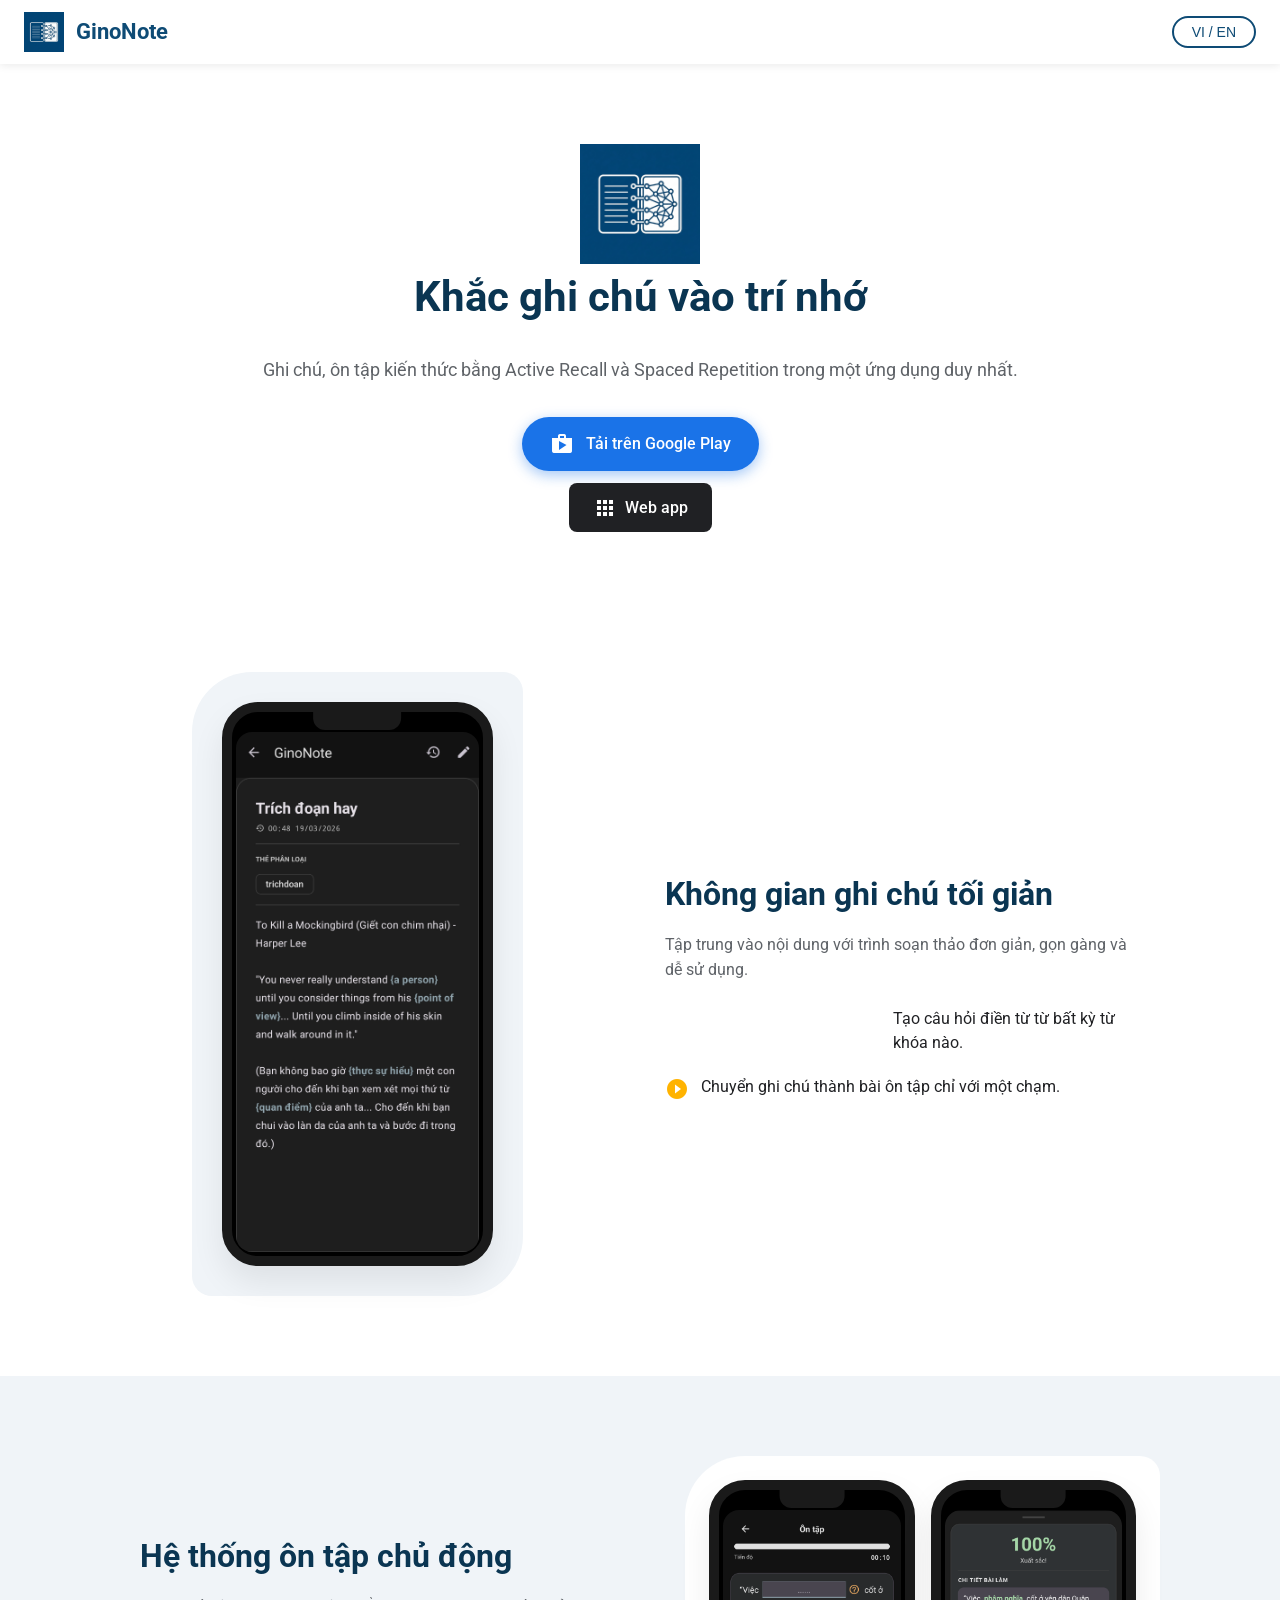
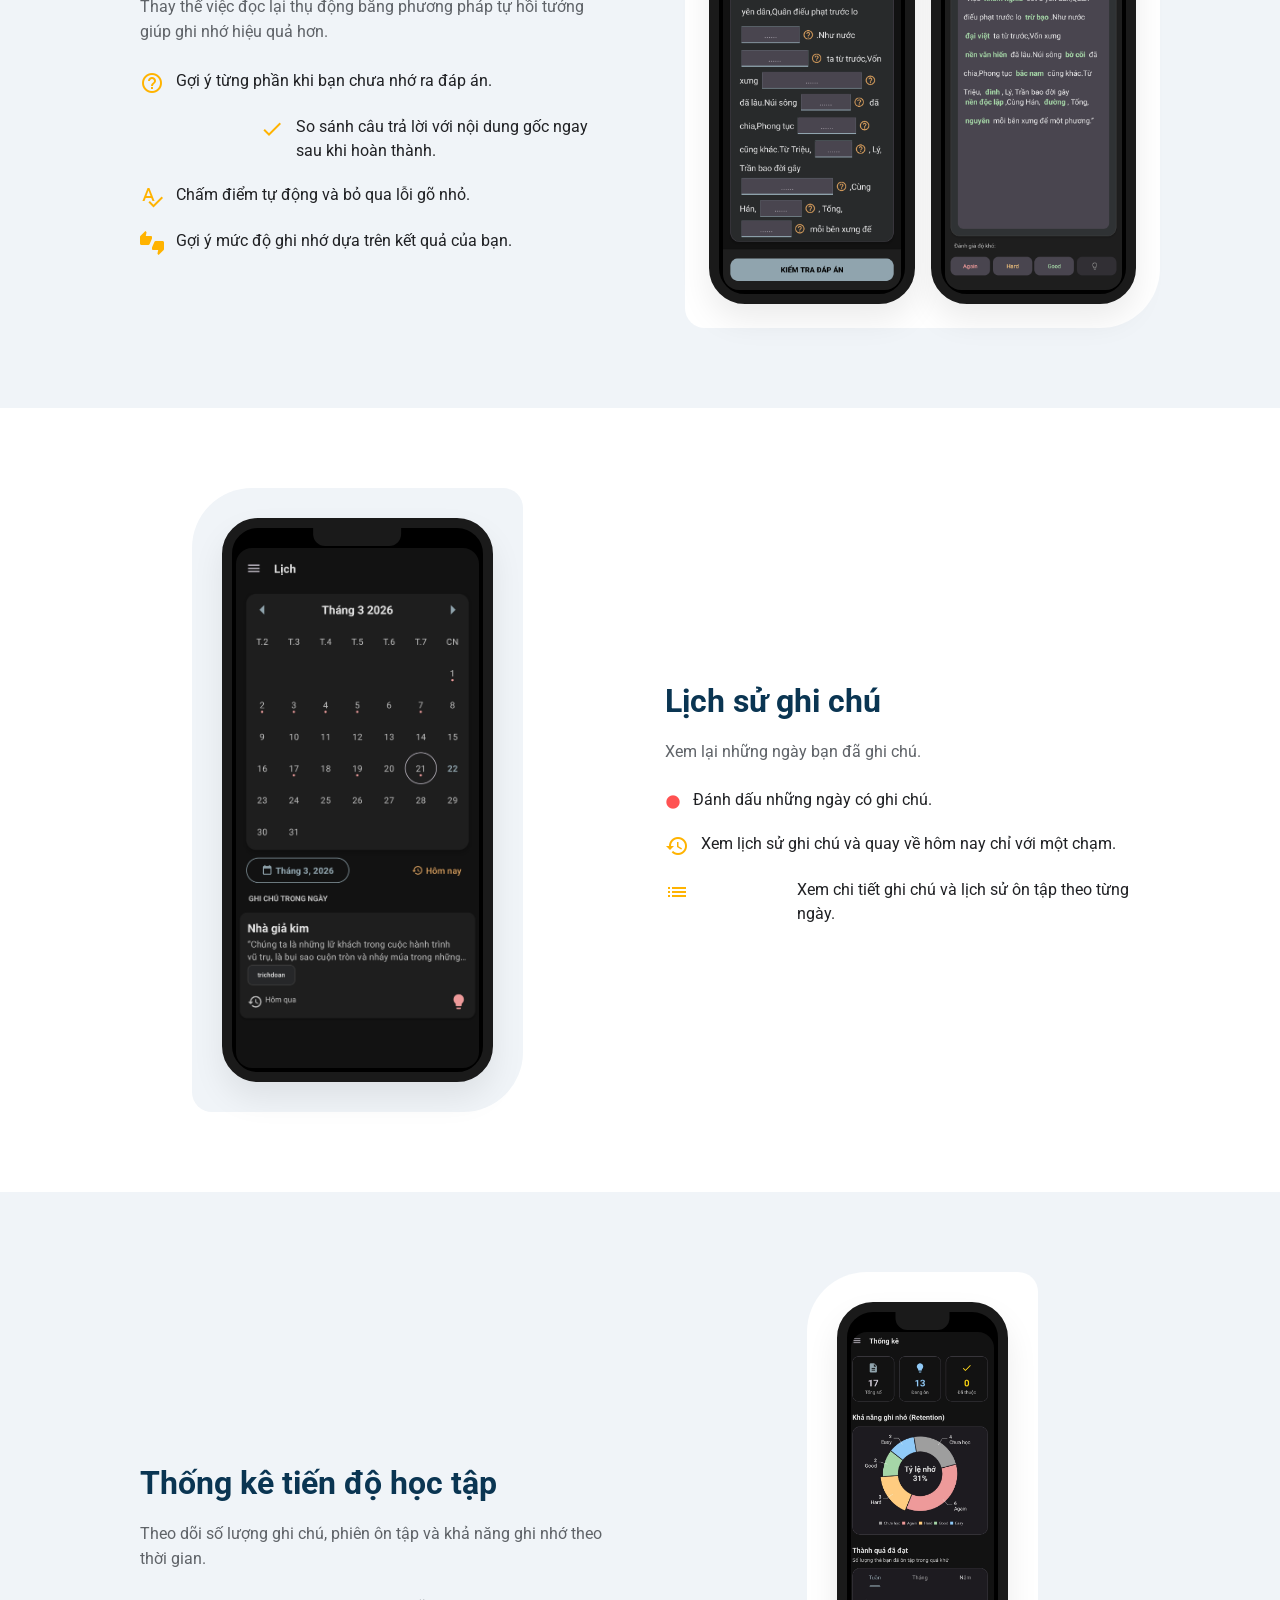
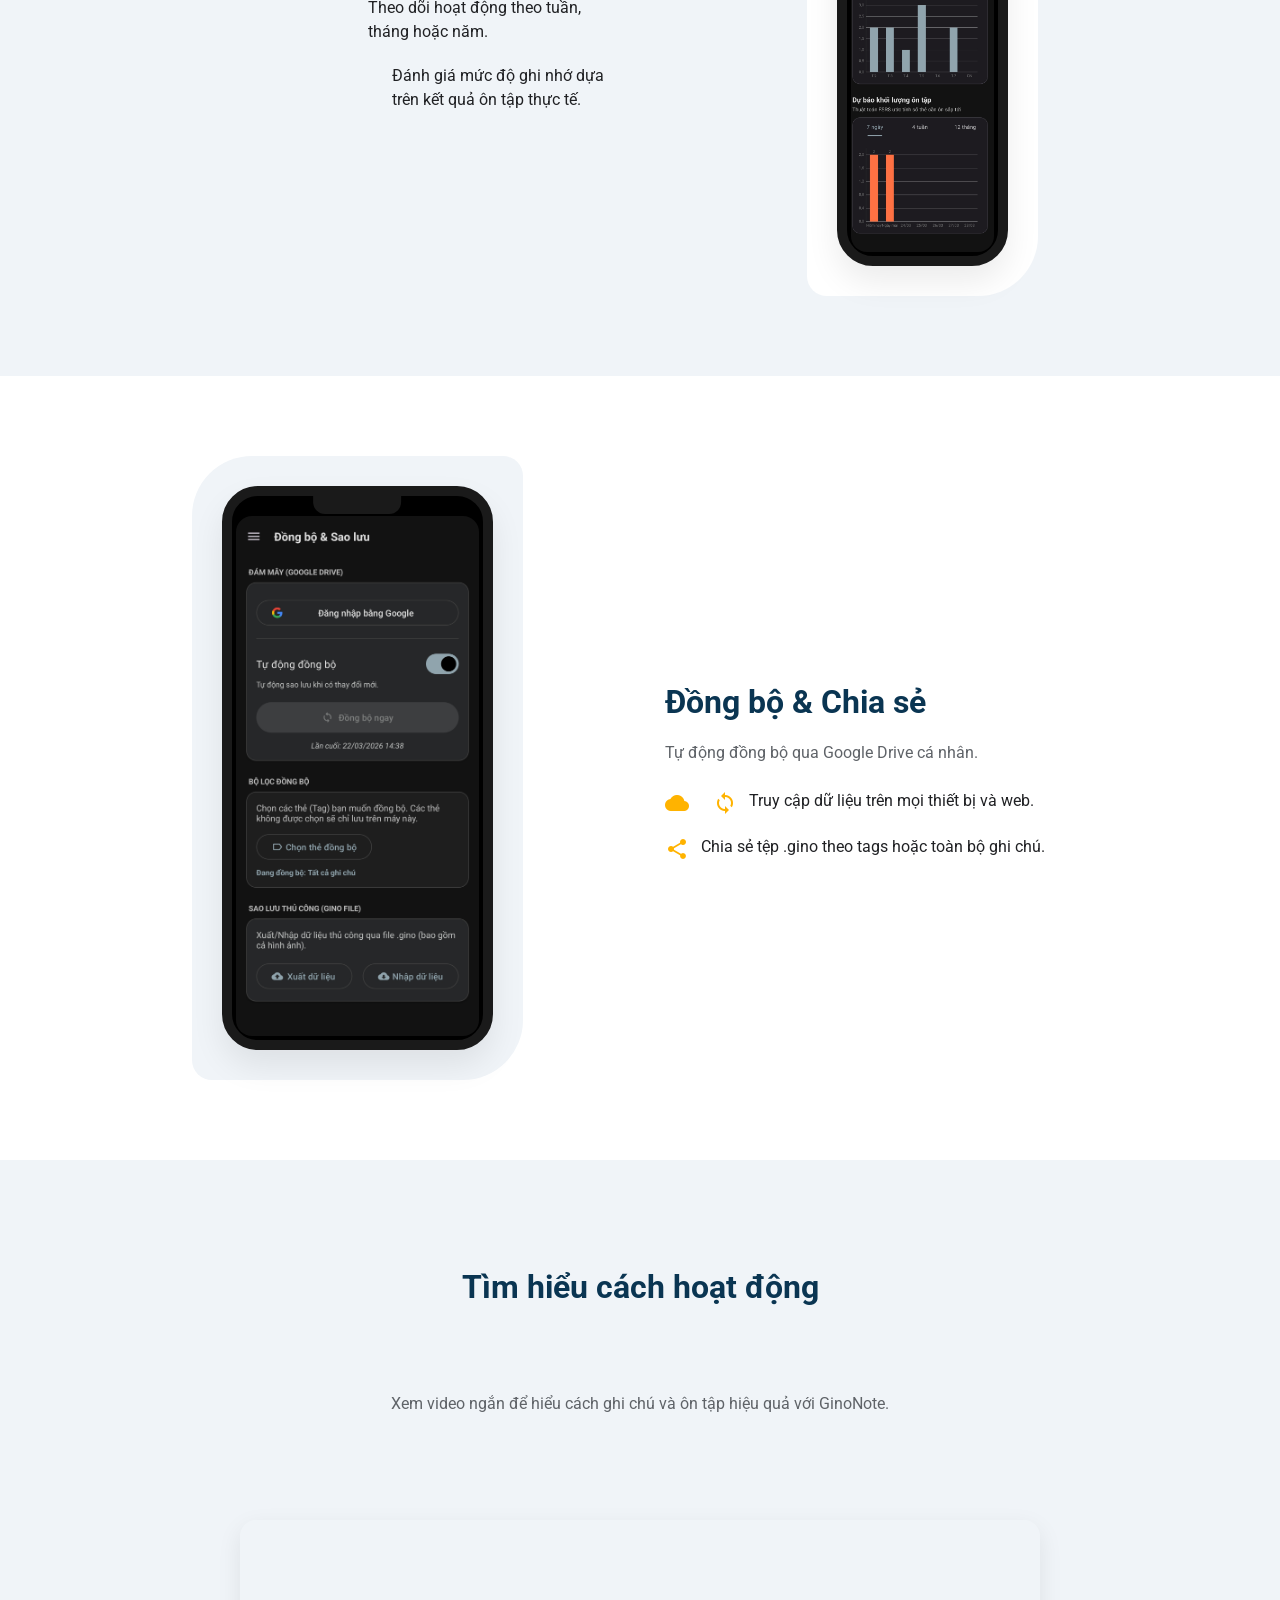
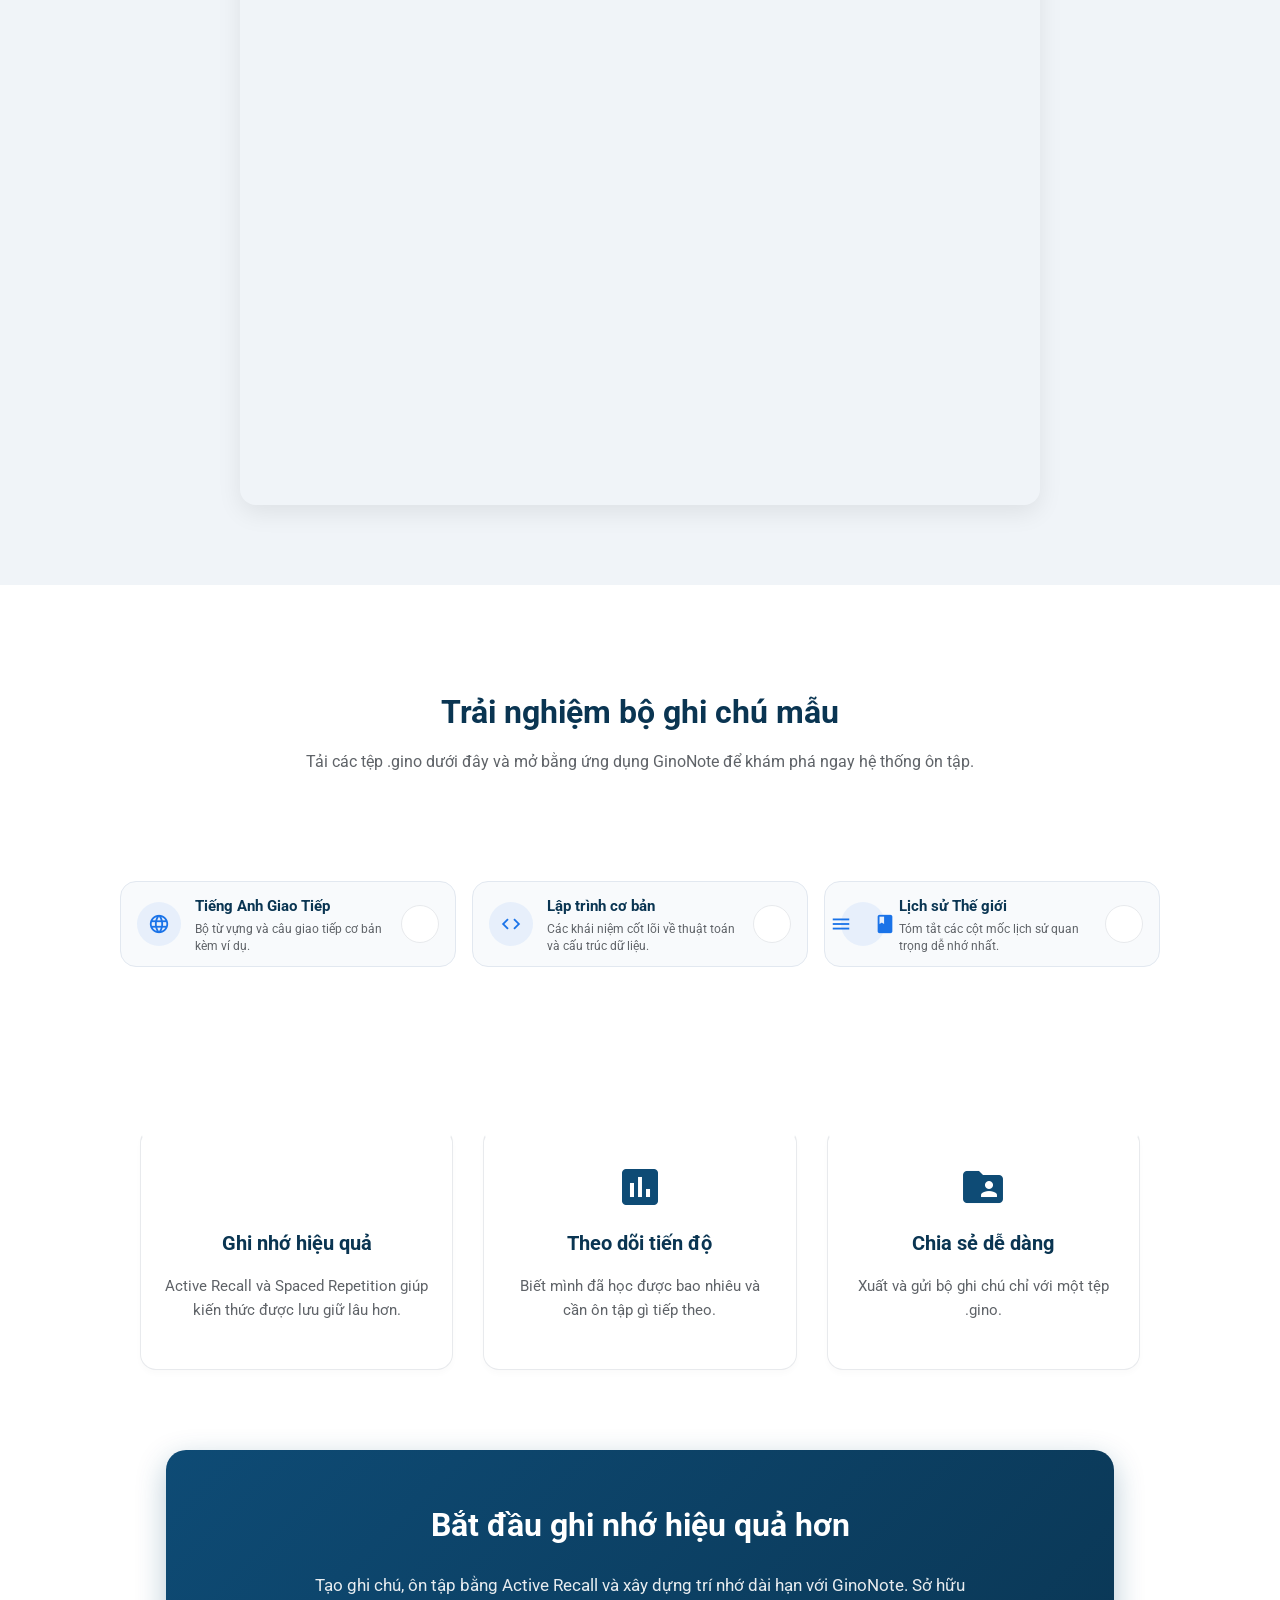
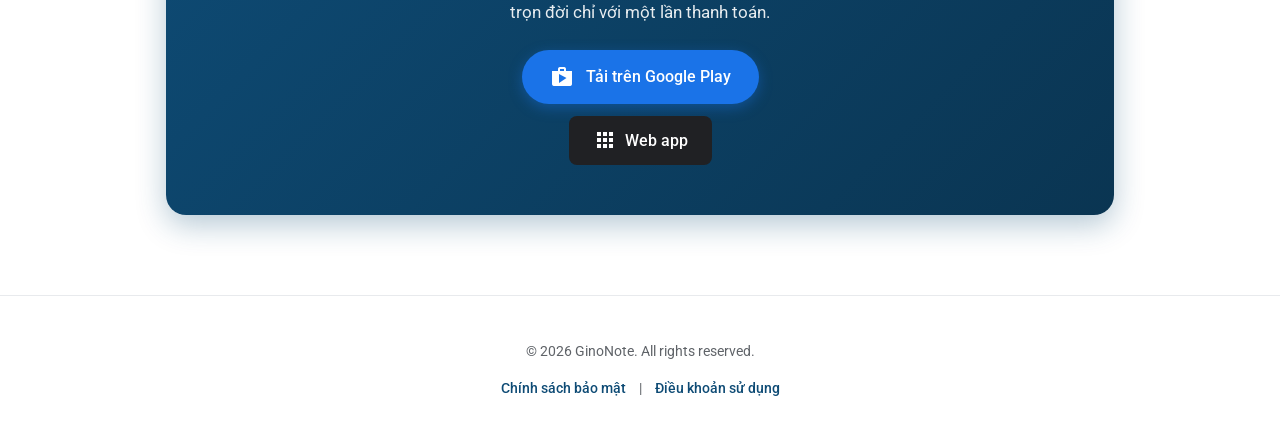
<file: ginonote/index.html>
<!DOCTYPE html>
<html lang="vi">
<head>
<meta charset="UTF-8">
<meta name="viewport" content="width=device-width, initial-scale=1.0">
<meta name="description" content="GinoNote - Ứng dụng ghi chú kết hợp phương pháp Active Recall và Spaced Repetition.">
<title>GinoNote - Khắc ghi chú vào trí nhớ</title>
<link rel="icon" type="image/png" href="logo.png">
<link href="https://fonts.googleapis.com/css2?family=Roboto:wght@300;400;500;700&display=swap" rel="stylesheet">
<link href="https://fonts.googleapis.com/icon?family=Material+Icons" rel="stylesheet">
<link rel="stylesheet" href="style.css">
<style>
/* Thêm một chút style bổ sung trực tiếp để nút Web app hiển thị đồng bộ và đẹp mắt */
.webapp-btn {
    display: inline-flex;
    align-items: center;
    justify-content: center;
    background-color: #202124; /* Màu tối lịch lãm, bạn có thể đổi theo file style.css */
    color: white;
    padding: 12px 24px;
    border-radius: 8px;
    text-decoration: none;
    font-weight: 500;
    transition: background-color 0.2s;
}
.webapp-btn:hover {
    background-color: #35373a;
}
.webapp-btn i {
    margin-right: 8px;
}
.hero-content, .super__free {
    display: flex;
    flex-direction: column;
    align-items: center;
}
</style>
</head>
<body>
<div class="toolbar">
<div class="toolbar-logo">
<img src="logo.png" alt="GinoNote Logo">
GinoNote
</div>
<div class="toolbar-actions">
<button class="lang-btn" id="langToggle" onclick="toggleLanguage()">VI / EN</button>
</div>
</div>

<section class="hero-section">
<div class="hero-content">
<img src="logo.png" alt="GinoNote" class="hero-logo">
<h1 class="hero-slogan" data-i18n="slogan">Khắc ghi chú vào trí nhớ</h1>
<p class="hero-subtitle" data-i18n="hero_desc">Ghi chú, ôn tập kiến thức bằng Active Recall và Spaced Repetition trong một ứng dụng duy nhất.</p>
<a href="https://play.google.com/store/apps/details?id=com.lathedo.ginonote" class="playstore-btn" target="_blank">
<i class="material-icons">shop</i>
<span data-i18n="download">Tải trên Google Play</span>
</a>
<a href="https://gino.lathedo.com" class="webapp-btn" target="_blank" style="margin-top: 12px;">
<i class="material-icons">apps</i>
<span data-i18n="webapp">Web app</span>
</a>
</div>
</section>

<section class="feature-section bg-white">
<div class="container-inner layout-zigzag">
<div class="feature-visual">
<div class="mockup-shape">
<div class="device-frame">
<img src="ghichu.png" alt="Màn hình ghi chú" title="Giao diện ghi chú GinoNote">
</div>
</div>
</div>
<div class="feature-text">
<h2 class="feature-title" data-i18n="box1_title">Không gian ghi chú tối giản</h2>
<p class="feature-desc" data-i18n="box1_desc">
Tập trung vào nội dung với trình soạn thảo đơn giản, gọn gàng và dễ sử dụng.
</p>
<ul class="feature-list mt-4">
<li>
<i class="material-icons accent-icon">lightbulb</i>
<span data-i18n="icon_lightbulb">Tạo câu hỏi điền từ từ bất kỳ từ khóa nào.</span>
</li>
<li>
<i class="material-icons accent-icon">play_circle_filled</i>
<span data-i18n="icon_play">Chuyển ghi chú thành bài ôn tập chỉ với một chạm.</span>
</li>
</ul>
</div>
</div>
</section>

<section class="feature-section bg-alt">
<div class="container-inner layout-zigzag reverse">
<div class="feature-visual double-mockup">
<div class="mockup-shape">
<div class="device-frame frame-left"><img src="test1.png" alt="Màn hình điền từ"></div>
<div class="device-frame frame-right"><img src="test.png" alt="Màn hình kết quả"></div>
</div>
</div>
<div class="feature-text">
<h2 class="feature-title" data-i18n="recall_title">Hệ thống ôn tập chủ động</h2>
<p class="feature-desc" data-i18n="recall_desc">
Thay thế việc đọc lại thụ động bằng phương pháp tự hồi tưởng giúp ghi nhớ hiệu quả hơn.
</p>
<ul class="feature-list mt-4">
<li>
<i class="material-icons accent-icon">help_outline</i>
<span data-i18n="recall_help">Gợi ý từng phần khi bạn chưa nhớ ra đáp án.</span>
</li>
<li>
<i class="material-icons accent-icon">fact_check</i>
<span data-i18n="recall_check">So sánh câu trả lời với nội dung gốc ngay sau khi hoàn thành.</span>
</li>
<li>
<i class="material-icons accent-icon">spellcheck</i>
<span data-i18n="recall_detail">Chấm điểm tự động và bỏ qua lỗi gõ nhỏ.</span>
</li>
<li>
<i class="material-icons accent-icon">thumbs_up_down</i>
<span data-i18n="recall_diff">Gợi ý mức độ ghi nhớ dựa trên kết quả của bạn.</span>
</li>
</ul>
</div>
</div>
</section>

<section class="feature-section bg-white">
<div class="container-inner layout-zigzag">
<div class="feature-visual">
<div class="mockup-shape">
<div class="device-frame">
<img src="lich.png" alt="Màn hình lịch" title="Nhật ký học tập GinoNote">
</div>
</div>
</div>
<div class="feature-text">
<h2 class="feature-title" data-i18n="cal_title">Lịch sử ghi chú</h2>
<p class="feature-desc" data-i18n="cal_desc">
Xem lại những ngày bạn đã ghi chú. 
</p>
<ul class="feature-list mt-4">
<li>
<i class="material-icons text-danger">lens</i>
<span data-i18n="cal_dot">Đánh dấu những ngày có ghi chú.</span>
</li>
<li>
<i class="material-icons accent-icon">restore</i>
<span data-i18n="cal_today">Xem lịch sử ghi chú và quay về hôm nay chỉ với một chạm. </span>
</li>
<li>
<i class="material-icons accent-icon">list_alt</i>
<span data-i18n="cal_notes">Xem chi tiết ghi chú và lịch sử ôn tập theo từng ngày.</span>
</li>
</ul>
</div>
</div>
</section>

<section class="feature-section bg-alt">
<div class="container-inner layout-zigzag reverse">
<div class="feature-visual">
<div class="mockup-shape">
<div class="device-frame">
<img src="thongke.jpg" alt="Màn hình thống kê" title="Thống kê GinoNote">
</div>
</div>
</div>
<div class="feature-text">
<h2 class="feature-title" data-i18n="stats_title">Thống kê tiến độ học tập</h2>
<p class="feature-desc" data-i18n="stats_desc">
Theo dõi số lượng ghi chú, phiên ôn tập và khả năng ghi nhớ theo thời gian.
</p>
<ul class="feature-list mt-4">
<li>
<i class="material-icons accent-icon">bar_chart</i>
<span data-i18n="stats_metrics">Theo dõi hoạt động theo tuần, tháng hoặc năm.</span>
</li>
<li>
<i class="material-icons accent-icon">psychology</i>
<span data-i18n="stats_visual">Đánh giá mức độ ghi nhớ dựa trên kết quả ôn tập thực tế.</span>
</li>
</ul>
</div>
</div>
</section>

<section class="feature-section bg-white">
<div class="container-inner layout-zigzag">
<div class="feature-visual">
<div class="mockup-shape">
<div class="device-frame">
<img src="dongbo.png" alt="Màn hình đồng bộ" title="Đồng bộ GinoNote">
</div>
</div>
</div>
<div class="feature-text">
<h2 class="feature-title" data-i18n="sync_title">Đồng bộ & Chia sẻ</h2>
<p class="feature-desc" data-i18n="sync_desc">
Tự động đồng bộ qua Google Drive cá nhân.
</p>
<ul class="feature-list mt-4">
<li>
<i class="material-icons accent-icon">cloud_sync</i>
<span data-i18n="sync_drive">Truy cập dữ liệu trên mọi thiết bị và web.</span>
</li>
<li>
<i class="material-icons accent-icon">share</i>
<span data-i18n="sync_share">Chia sẻ tệp .gino theo tags hoặc toàn bộ ghi chú.</span>
</li>
</ul>
</div>
</div>
</section>

<section class="feature-section bg-alt text-center">
<div class="container-inner">
<h2 class="feature-title" data-i18n="box5_title">Tìm hiểu cách hoạt động</h2>
<p class="feature-desc" data-i18n="box5_desc">Xem video ngắn để hiểu cách ghi chú và ôn tập hiệu quả với GinoNote.</p>
<div class="video-container">
<iframe src="https://www.youtube.com/embed/dQw4w9WgXcQ" allowfullscreen></iframe>
</div>
</div>
</section>

<section class="feature-section bg-white">
  <div class="container-inner">
    <div style="text-align: center; margin-bottom: 32px;">
      <h2 class="feature-title" data-i18n="gino_download_title">Trải nghiệm bộ ghi chú mẫu</h2>
      <p class="feature-desc" data-i18n="gino_download_desc">Tải các tệp .gino dưới đây và mở bằng ứng dụng GinoNote để khám phá ngay hệ thống ôn tập.</p>
    </div>
    
    <div class="gino-grid">
      <div class="gino-chip">
        <div class="gino-chip-icon">
          <i class="material-icons">language</i>
        </div>
        <div class="gino-chip-content">
          <h3 data-i18n="gino_file1_title">Tiếng Anh Giao Tiếp</h3>
          <p data-i18n="gino_file1_desc">Bộ từ vựng và câu giao tiếp cơ bản kèm ví dụ.</p>
        </div>
        <a href="files/tieng-anh.gino" class="gino-chip-btn" download title="Tải file .gino">
          <i class="material-icons">download</i>
        </a>
      </div>

      <div class="gino-chip">
        <div class="gino-chip-icon">
          <i class="material-icons">code</i>
        </div>
        <div class="gino-chip-content">
          <h3 data-i18n="gino_file2_title">Lập trình cơ bản</h3>
          <p data-i18n="gino_file2_desc">Các khái niệm cốt lõi về thuật toán và cấu trúc dữ liệu.</p>
        </div>
        <a href="files/lap-trinh.gino" class="gino-chip-btn" download title="Tải file .gino">
          <i class="material-icons">download</i>
        </a>
      </div>

      <div class="gino-chip">
        <div class="gino-chip-icon">
          <i class="material-icons">menu_book</i>
        </div>
        <div class="gino-chip-content">
          <h3 data-i18n="gino_file3_title">Lịch sử Thế giới</h3>
          <p data-i18n="gino_file3_desc">Tóm tắt các cột mốc lịch sử quan trọng dễ nhớ nhất.</p>
        </div>
        <a href="files/lich-su.gino" class="gino-chip-btn" download title="Tải file .gino">
          <i class="material-icons">download</i>
        </a>
      </div>
    </div>
  </div>
</section>

<section class="advantages-section">
<div class="advantages-grid">
<div class="extra__card">
<div class="extra__icon">
<i class="material-icons">psychology</i>
</div>
<h3 class="extra__title" data-i18n="adv4_title">Ghi nhớ hiệu quả</h3>
<p class="extra__desc" data-i18n="adv4_desc">Active Recall và Spaced Repetition giúp kiến thức được lưu giữ lâu hơn.</p>
</div>
<div class="extra__card">
<div class="extra__icon">
<i class="material-icons">insert_chart</i>
</div>
<h3 class="extra__title" data-i18n="adv5_title">Theo dõi tiến độ</h3>
<p class="extra__desc" data-i18n="adv5_desc">Biết mình đã học được bao nhiêu và cần ôn tập gì tiếp theo.</p>
</div>
<div class="extra__card">
<div class="extra__icon">
<i class="material-icons">folder_shared</i>
</div>
<h3 class="extra__title" data-i18n="adv6_title">Chia sẻ dễ dàng</h3>
<p class="extra__desc" data-i18n="adv6_desc">Xuất và gửi bộ ghi chú chỉ với một tệp .gino.</p>
</div>
</div>
</section>

<section class="cta-section">
<div class="super__free">
<h3 class="super__free-h3" data-i18n="free_title">Bắt đầu ghi nhớ hiệu quả hơn</h3>
<p class="super__free-description" data-i18n="free_desc">
Tạo ghi chú, ôn tập bằng Active Recall và xây dựng trí nhớ dài hạn với GinoNote.
Sở hữu trọn đời chỉ với một lần thanh toán.
</p>
<a href="https://play.google.com/store/apps/details?id=com.lathedo.ginonote" class="playstore-btn mt-4" target="_blank" style="margin-top: 24px; display: inline-flex;">
<i class="material-icons">shop</i>
<span data-i18n="download_cta">Tải trên Google Play</span>
</a>
<a href="https://gino.lathedo.com" class="webapp-btn" target="_blank" style="margin-top: 12px;">
<i class="material-icons">apps</i>
<span data-i18n="webapp_cta">Web app</span>
</a>
</div>
</section>

<div class="footer">
<p>&copy; 2026 GinoNote. All rights reserved.</p>
<a href="policy_vi.html" id="link-policy" data-i18n="policy">Chính sách bảo mật</a> |
<a href="terms_vi.html" id="link-terms" data-i18n="terms">Điều khoản sử dụng</a>
</div>

<script src="script.js"></script>
</body>
</html>
</file>
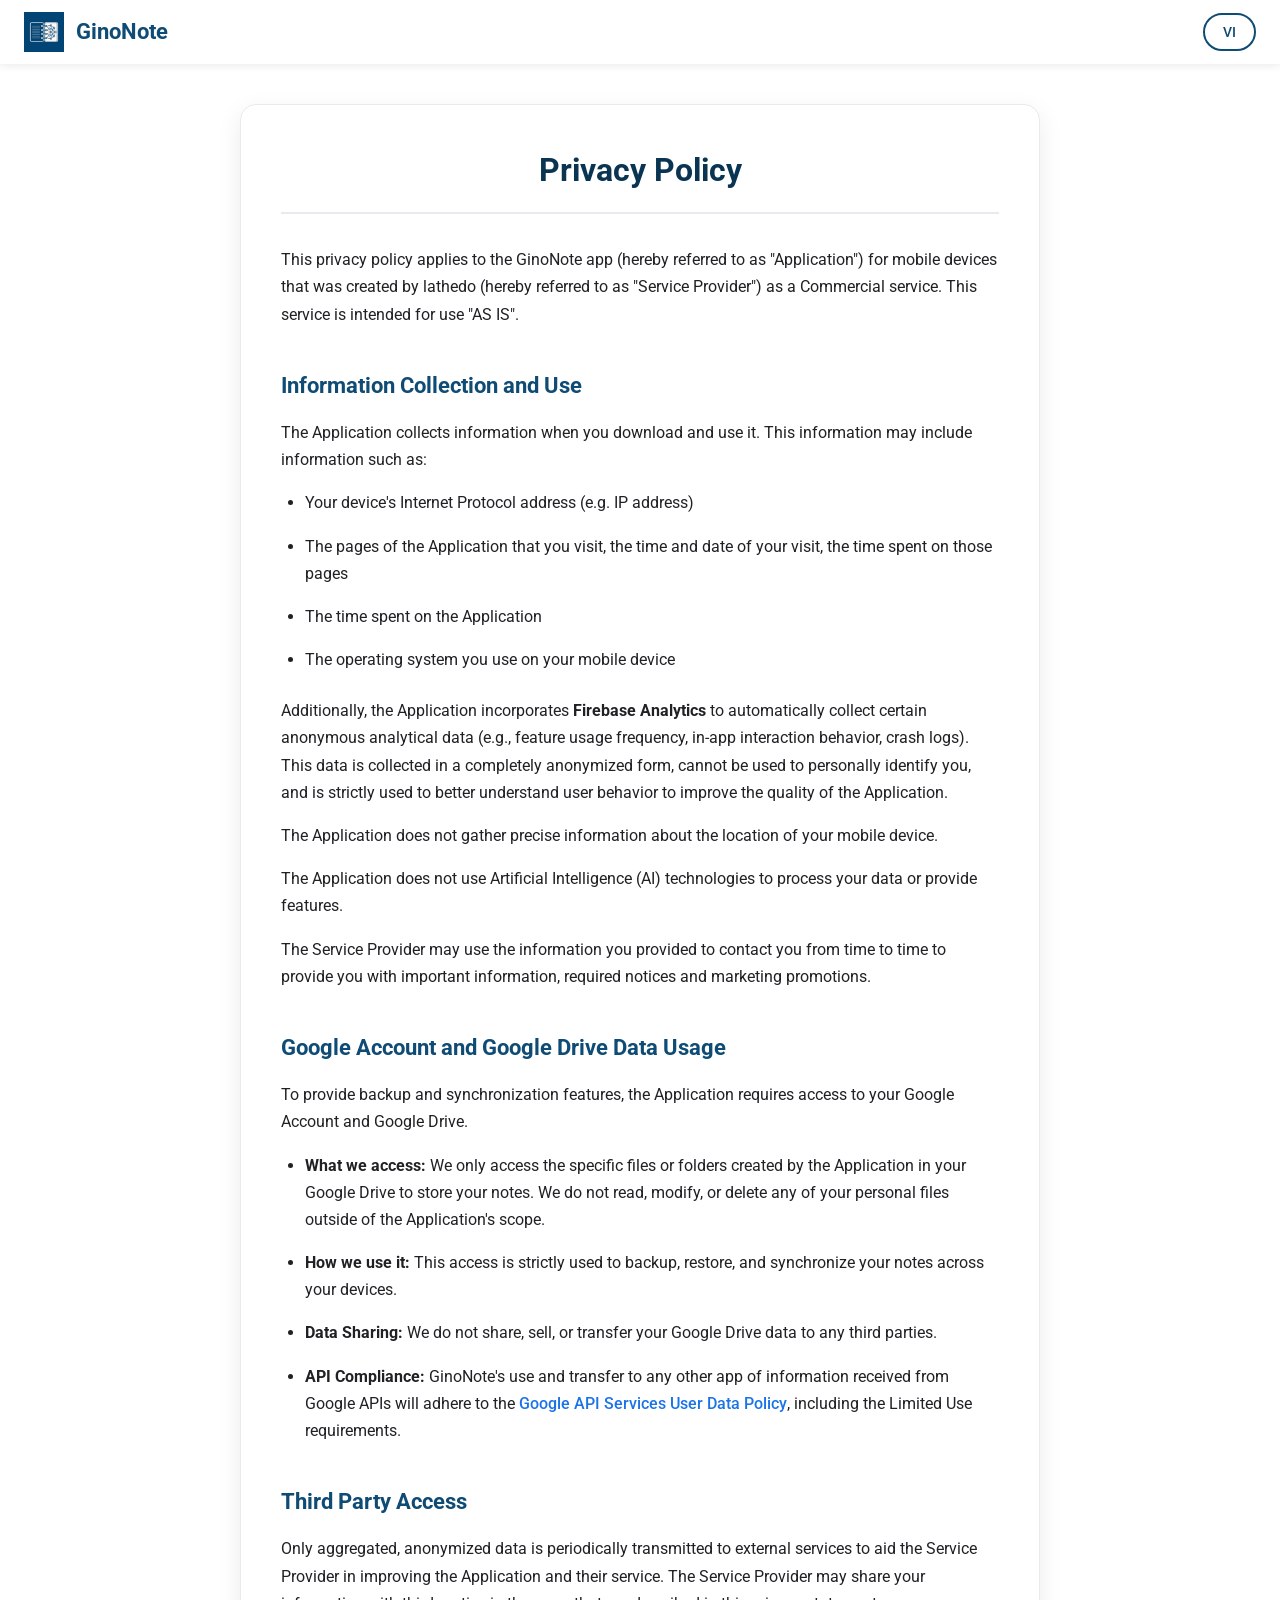
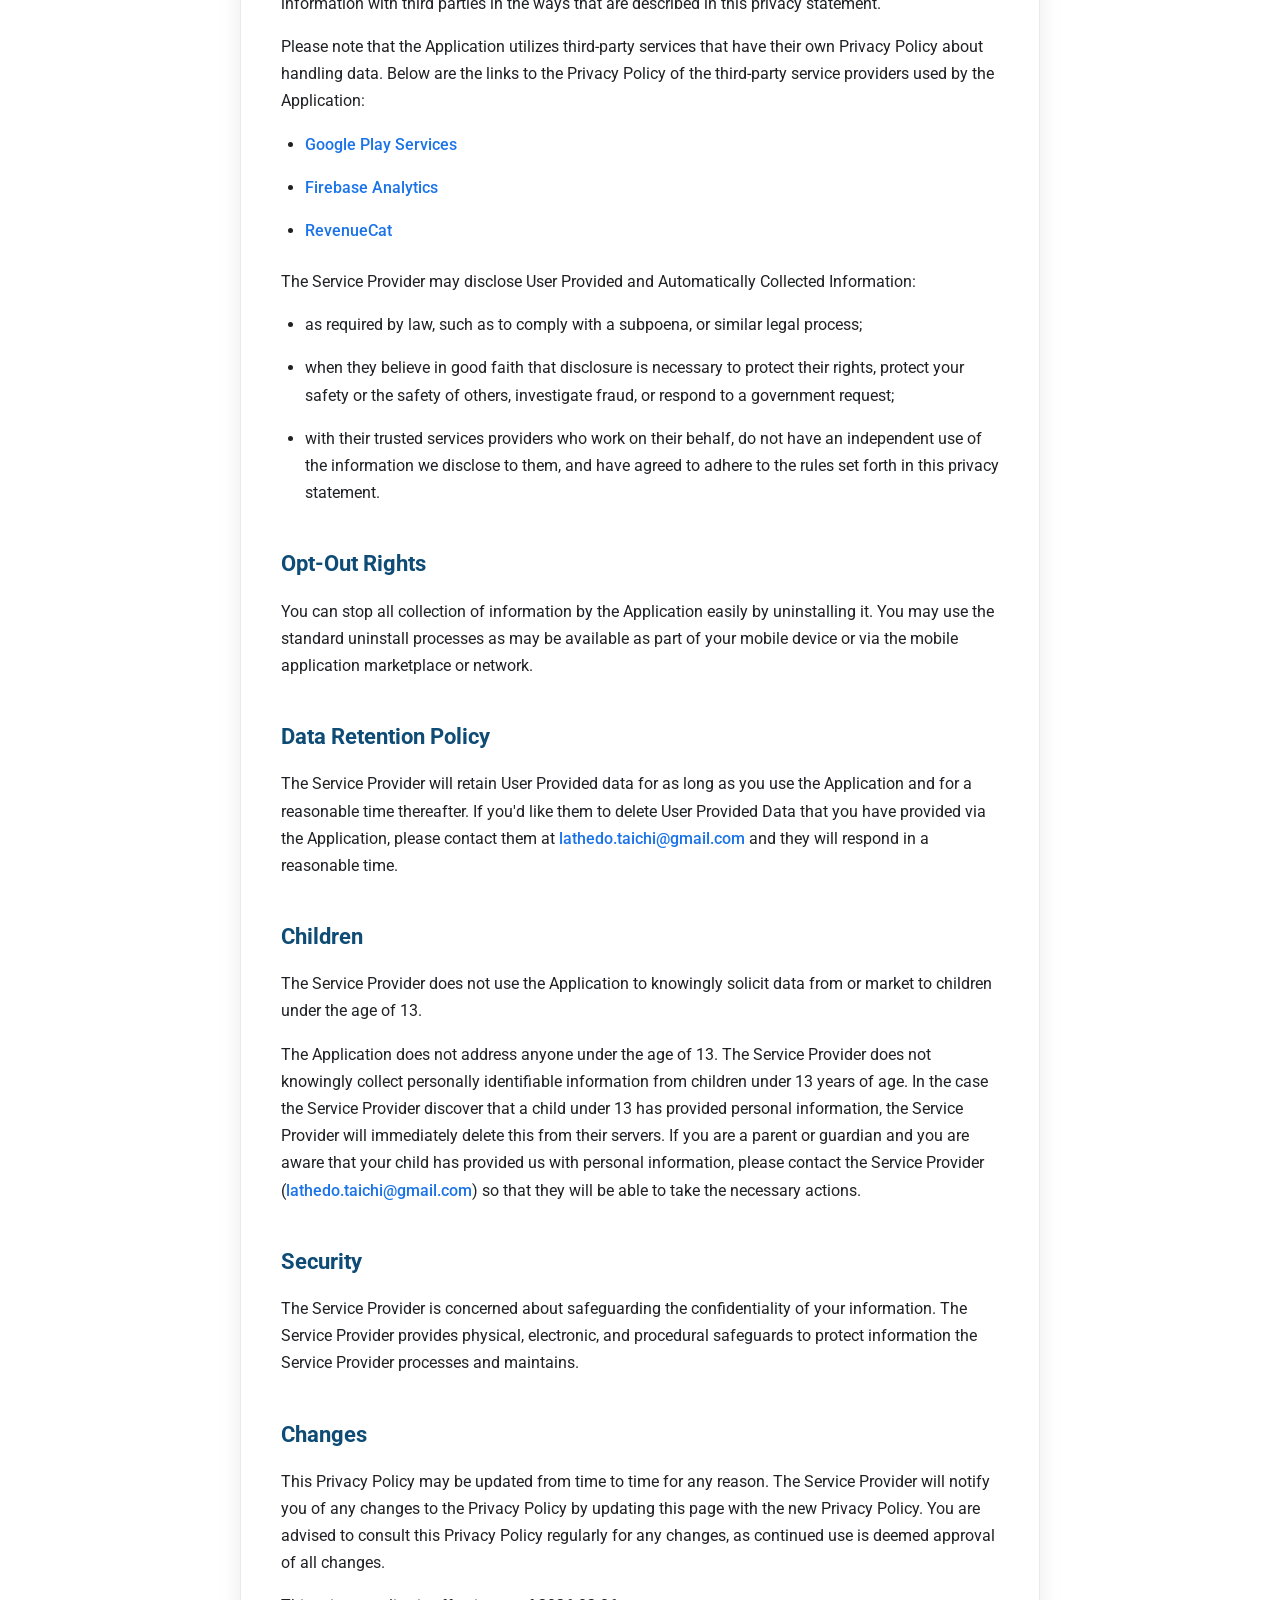
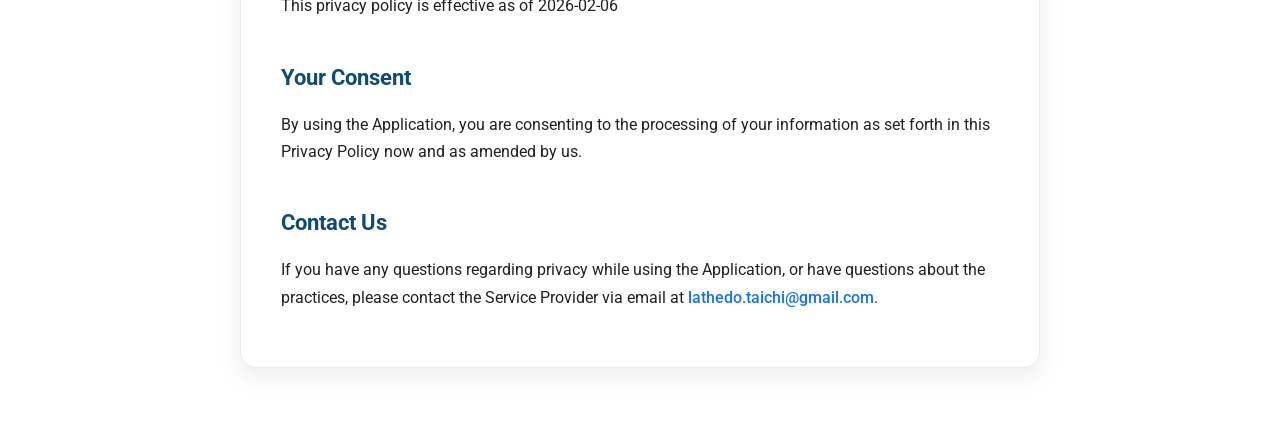
<file: ginonote/policy_en.html>
<!DOCTYPE html>
<html lang="en">
<head>
    <meta charset="UTF-8">
    <meta name="viewport" content="width=device-width, initial-scale=1.0">
    <title>Privacy Policy - GinoNote</title>
    <link rel="icon" type="image/png" href="logo.png">
    <link href="https://fonts.googleapis.com/css2?family=Roboto:wght@300;400;500;700&display=swap" rel="stylesheet">
    <link href="https://fonts.googleapis.com/icon?family=Material+Icons" rel="stylesheet">
    <link rel="stylesheet" href="style.css">
    <style>
        /* Tinh chỉnh riêng cho khối văn bản */
        .section-wrapper { max-width: 800px; margin: 40px auto 80px; padding: 0 20px; }
        .content-card {
            background: var(--card-bg); border: 1px solid var(--border-color);
            border-radius: 16px; box-shadow: 0 8px 24px var(--shadow-color);
            padding: 40px; transition: all 0.3s ease;
        }
        .content-card h1 { color: var(--primary-dark); font-size: 32px; text-align: center; border-bottom: 2px solid var(--border-color); padding-bottom: 16px; margin-top: 0; margin-bottom: 32px; }
        .content-card h2 { font-size: 22px; margin-top: 40px; margin-bottom: 16px; color: var(--primary-color); }
        .content-card p, .content-card li { font-size: 16px; color: var(--text-main); line-height: 1.7; margin-bottom: 16px; }
        .content-card ul { padding-left: 24px; margin-bottom: 24px; }
        .content-card a { color: var(--cta-color); text-decoration: none; font-weight: 500; transition: color 0.2s; }
        .content-card a:hover { color: var(--cta-hover); text-decoration: underline; }
        @media (max-width: 600px) { .content-card { padding: 24px; } .content-card h1 { font-size: 26px; } }
    </style>
</head>
<body>
    <div class="toolbar">
        <a href="index.html" class="toolbar-logo" style="text-decoration: none;">
            <img src="logo.png" alt="GinoNote Logo"> GinoNote
        </a>
        <div class="toolbar-actions">
            <button class="icon-btn" id="themeToggle" onclick="toggleTheme()" aria-label="Toggle Dark Mode" title="Light/Dark Mode">
                <i class="material-icons" id="themeIcon">dark_mode</i>
            </button>
            <a href="policy_vi.html" class="lang-btn" style="text-decoration: none; display: inline-block;">VI</a>
        </div>
    </div>

    <div class="section-wrapper">
        <div class="content-card">
            <h1>Privacy Policy</h1>
            <p>This privacy policy applies to the GinoNote app (hereby referred to as "Application") for mobile devices that was created by lathedo (hereby referred to as "Service Provider") as a Commercial service. This service is intended for use "AS IS".</p>

            <h2>Information Collection and Use</h2>
            <p>The Application collects information when you download and use it. This information may include information such as:</p>
            <ul>
                <li>Your device's Internet Protocol address (e.g. IP address)</li>
                <li>The pages of the Application that you visit, the time and date of your visit, the time spent on those pages</li>
                <li>The time spent on the Application</li>
                <li>The operating system you use on your mobile device</li>
            </ul>
            <p>Additionally, the Application incorporates <strong>Firebase Analytics</strong> to automatically collect certain anonymous analytical data (e.g., feature usage frequency, in-app interaction behavior, crash logs). This data is collected in a completely anonymized form, cannot be used to personally identify you, and is strictly used to better understand user behavior to improve the quality of the Application.</p>
            <p>The Application does not gather precise information about the location of your mobile device.</p>
            <p>The Application does not use Artificial Intelligence (AI) technologies to process your data or provide features.</p>
            <p>The Service Provider may use the information you provided to contact you from time to time to provide you with important information, required notices and marketing promotions.</p>

            <h2>Google Account and Google Drive Data Usage</h2>
            <p>To provide backup and synchronization features, the Application requires access to your Google Account and Google Drive.</p>
            <ul>
                <li><strong>What we access:</strong> We only access the specific files or folders created by the Application in your Google Drive to store your notes. We do not read, modify, or delete any of your personal files outside of the Application's scope.</li>
                <li><strong>How we use it:</strong> This access is strictly used to backup, restore, and synchronize your notes across your devices.</li>
                <li><strong>Data Sharing:</strong> We do not share, sell, or transfer your Google Drive data to any third parties.</li>
                <li><strong>API Compliance:</strong> GinoNote's use and transfer to any other app of information received from Google APIs will adhere to the <a href="https://developers.google.com/terms/api-services-user-data-policy" target="_blank">Google API Services User Data Policy</a>, including the Limited Use requirements.</li>
            </ul>

            <h2>Third Party Access</h2>
            <p>Only aggregated, anonymized data is periodically transmitted to external services to aid the Service Provider in improving the Application and their service. The Service Provider may share your information with third parties in the ways that are described in this privacy statement.</p>
            <p>Please note that the Application utilizes third-party services that have their own Privacy Policy about handling data. Below are the links to the Privacy Policy of the third-party service providers used by the Application:</p>
            <ul>
                <li><a href="https://policies.google.com/privacy" target="_blank">Google Play Services</a></li>
                <li><a href="https://firebase.google.com/support/privacy" target="_blank">Firebase Analytics</a></li>
                <li><a href="https://www.revenuecat.com/privacy" target="_blank">RevenueCat</a></li>
            </ul>
            <p>The Service Provider may disclose User Provided and Automatically Collected Information:</p>
            <ul>
                <li>as required by law, such as to comply with a subpoena, or similar legal process;</li>
                <li>when they believe in good faith that disclosure is necessary to protect their rights, protect your safety or the safety of others, investigate fraud, or respond to a government request;</li>
                <li>with their trusted services providers who work on their behalf, do not have an independent use of the information we disclose to them, and have agreed to adhere to the rules set forth in this privacy statement.</li>
            </ul>

            <h2>Opt-Out Rights</h2>
            <p>You can stop all collection of information by the Application easily by uninstalling it. You may use the standard uninstall processes as may be available as part of your mobile device or via the mobile application marketplace or network.</p>

            <h2>Data Retention Policy</h2>
            <p>The Service Provider will retain User Provided data for as long as you use the Application and for a reasonable time thereafter. If you'd like them to delete User Provided Data that you have provided via the Application, please contact them at <a href="mailto:lathedo.taichi@gmail.com">lathedo.taichi@gmail.com</a> and they will respond in a reasonable time.</p>

            <h2>Children</h2>
            <p>The Service Provider does not use the Application to knowingly solicit data from or market to children under the age of 13.</p>
            <p>The Application does not address anyone under the age of 13. The Service Provider does not knowingly collect personally identifiable information from children under 13 years of age. In the case the Service Provider discover that a child under 13 has provided personal information, the Service Provider will immediately delete this from their servers. If you are a parent or guardian and you are aware that your child has provided us with personal information, please contact the Service Provider (<a href="mailto:lathedo.taichi@gmail.com">lathedo.taichi@gmail.com</a>) so that they will be able to take the necessary actions.</p>

            <h2>Security</h2>
            <p>The Service Provider is concerned about safeguarding the confidentiality of your information. The Service Provider provides physical, electronic, and procedural safeguards to protect information the Service Provider processes and maintains.</p>

            <h2>Changes</h2>
            <p>This Privacy Policy may be updated from time to time for any reason. The Service Provider will notify you of any changes to the Privacy Policy by updating this page with the new Privacy Policy. You are advised to consult this Privacy Policy regularly for any changes, as continued use is deemed approval of all changes.</p>
            <p>This privacy policy is effective as of 2026-02-06</p>

            <h2>Your Consent</h2>
            <p>By using the Application, you are consenting to the processing of your information as set forth in this Privacy Policy now and as amended by us.</p>

            <h2>Contact Us</h2>
            <p>If you have any questions regarding privacy while using the Application, or have questions about the practices, please contact the Service Provider via email at <a href="mailto:lathedo.taichi@gmail.com">lathedo.taichi@gmail.com</a>.</p>
        </div>
    </div>

    <script>
        const prefersDarkQuery = window.matchMedia('(prefers-color-scheme: dark)');
        const themeIcon = document.getElementById('themeIcon');
        const htmlEl = document.documentElement;
        function applyTheme(theme) {
            if (theme === 'dark') { htmlEl.setAttribute('data-theme', 'dark'); if(themeIcon) themeIcon.innerText = 'light_mode'; } 
            else { htmlEl.removeAttribute('data-theme'); if(themeIcon) themeIcon.innerText = 'dark_mode'; }
        }
        function initTheme() {
            const savedTheme = localStorage.getItem('gino_theme');
            if (savedTheme) applyTheme(savedTheme); else applyTheme(prefersDarkQuery.matches ? 'dark' : 'light');
        }
        function toggleTheme() {
            const newTheme = htmlEl.getAttribute('data-theme') === 'dark' ? 'light' : 'dark';
            applyTheme(newTheme); localStorage.setItem('gino_theme', newTheme);
        }
        prefersDarkQuery.addEventListener('change', (e) => {
            if (!localStorage.getItem('gino_theme')) applyTheme(e.matches ? 'dark' : 'light');
        });
        document.addEventListener('DOMContentLoaded', initTheme);
    </script>
</body>
</html>
</file>
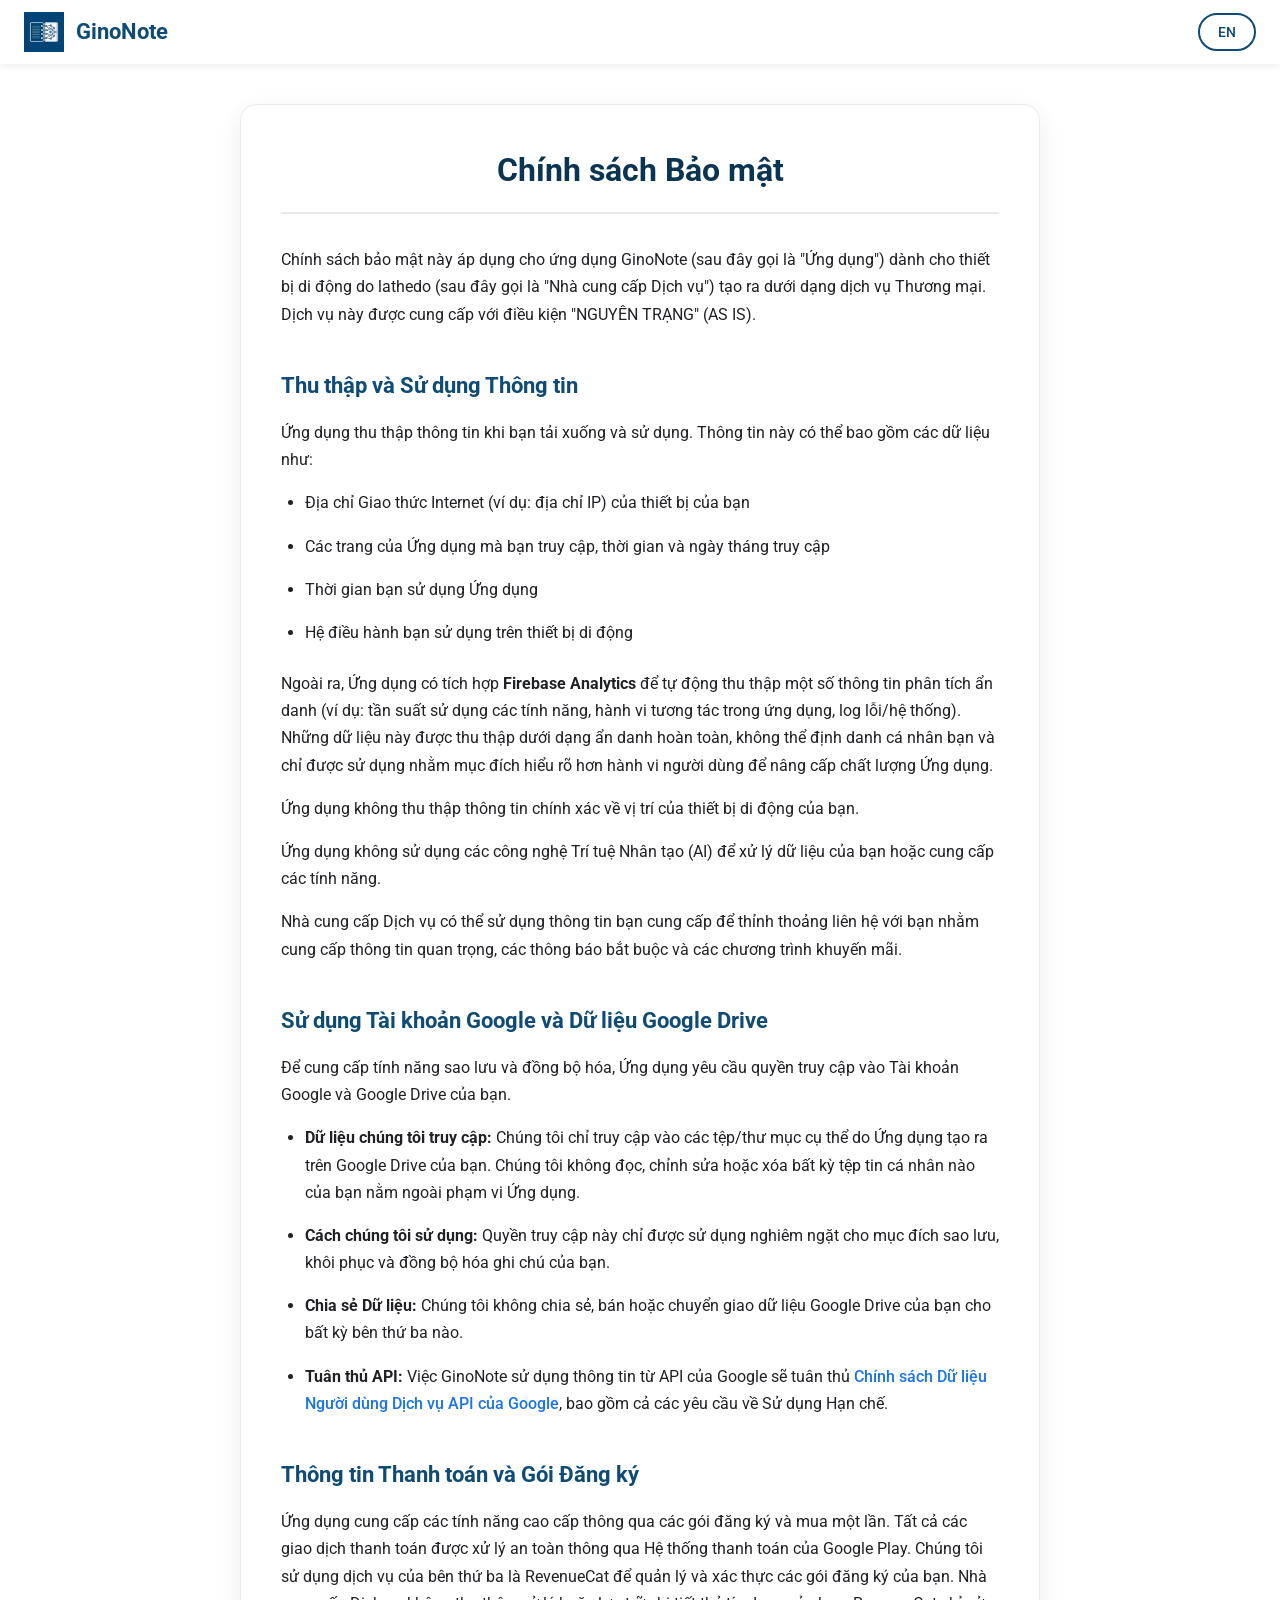
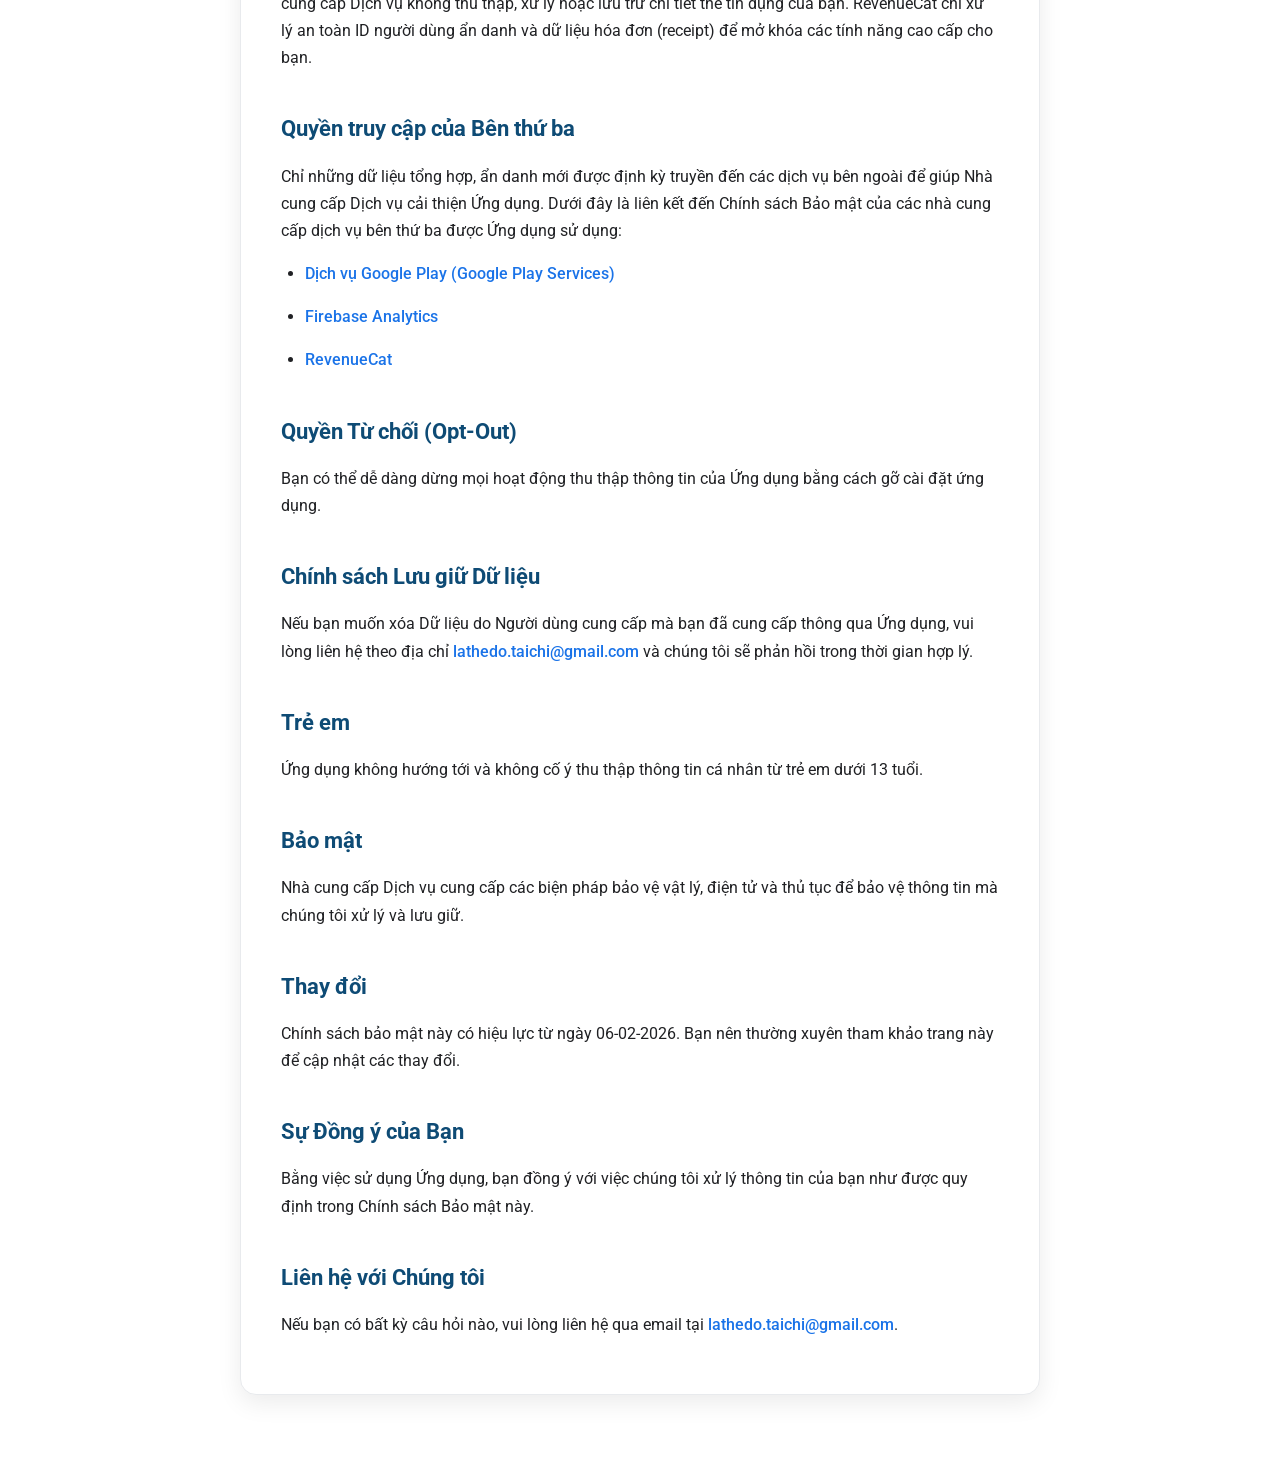
<file: ginonote/policy_vi.html>
<!DOCTYPE html>
<html lang="vi">
<head>
    <meta charset="UTF-8">
    <meta name="viewport" content="width=device-width, initial-scale=1.0">
    <title>Chính sách Bảo mật - GinoNote</title>
    <link rel="icon" type="image/png" href="logo.png">
    <link href="https://fonts.googleapis.com/css2?family=Roboto:wght@300;400;500;700&display=swap" rel="stylesheet">
    <link href="https://fonts.googleapis.com/icon?family=Material+Icons" rel="stylesheet">
    <link rel="stylesheet" href="style.css">
    <style>
        .section-wrapper { max-width: 800px; margin: 40px auto 80px; padding: 0 20px; }
        .content-card {
            background: var(--card-bg); border: 1px solid var(--border-color);
            border-radius: 16px; box-shadow: 0 8px 24px var(--shadow-color);
            padding: 40px; transition: all 0.3s ease;
        }
        .content-card h1 { color: var(--primary-dark); font-size: 32px; text-align: center; border-bottom: 2px solid var(--border-color); padding-bottom: 16px; margin-top: 0; margin-bottom: 32px; }
        .content-card h2 { font-size: 22px; margin-top: 40px; margin-bottom: 16px; color: var(--primary-color); }
        .content-card p, .content-card li { font-size: 16px; color: var(--text-main); line-height: 1.7; margin-bottom: 16px; }
        .content-card ul { padding-left: 24px; margin-bottom: 24px; }
        .content-card a { color: var(--cta-color); text-decoration: none; font-weight: 500; transition: color 0.2s; }
        .content-card a:hover { color: var(--cta-hover); text-decoration: underline; }
        @media (max-width: 600px) { .content-card { padding: 24px; } .content-card h1 { font-size: 26px; } }
    </style>
</head>
<body>
    <div class="toolbar">
        <a href="index.html" class="toolbar-logo" style="text-decoration: none;">
            <img src="logo.png" alt="GinoNote Logo"> GinoNote
        </a>
        <div class="toolbar-actions">
            <button class="icon-btn" id="themeToggle" onclick="toggleTheme()" aria-label="Toggle Dark Mode" title="Giao diện Sáng/Tối">
                <i class="material-icons" id="themeIcon">dark_mode</i>
            </button>
            <a href="policy_en.html" class="lang-btn" style="text-decoration: none; display: inline-block;">EN</a>
        </div>
    </div>

    <div class="section-wrapper">
        <div class="content-card">
            <h1>Chính sách Bảo mật</h1>
            <p>Chính sách bảo mật này áp dụng cho ứng dụng GinoNote (sau đây gọi là "Ứng dụng") dành cho thiết bị di động do lathedo (sau đây gọi là "Nhà cung cấp Dịch vụ") tạo ra dưới dạng dịch vụ Thương mại. Dịch vụ này được cung cấp với điều kiện "NGUYÊN TRẠNG" (AS IS).</p>

            <h2>Thu thập và Sử dụng Thông tin</h2>
            <p>Ứng dụng thu thập thông tin khi bạn tải xuống và sử dụng. Thông tin này có thể bao gồm các dữ liệu như:</p>
            <ul>
                <li>Địa chỉ Giao thức Internet (ví dụ: địa chỉ IP) của thiết bị của bạn</li>
                <li>Các trang của Ứng dụng mà bạn truy cập, thời gian và ngày tháng truy cập</li>
                <li>Thời gian bạn sử dụng Ứng dụng</li>
                <li>Hệ điều hành bạn sử dụng trên thiết bị di động</li>
            </ul>
            <p>Ngoài ra, Ứng dụng có tích hợp <strong>Firebase Analytics</strong> để tự động thu thập một số thông tin phân tích ẩn danh (ví dụ: tần suất sử dụng các tính năng, hành vi tương tác trong ứng dụng, log lỗi/hệ thống). Những dữ liệu này được thu thập dưới dạng ẩn danh hoàn toàn, không thể định danh cá nhân bạn và chỉ được sử dụng nhằm mục đích hiểu rõ hơn hành vi người dùng để nâng cấp chất lượng Ứng dụng.</p>
            <p>Ứng dụng không thu thập thông tin chính xác về vị trí của thiết bị di động của bạn.</p>
            <p>Ứng dụng không sử dụng các công nghệ Trí tuệ Nhân tạo (AI) để xử lý dữ liệu của bạn hoặc cung cấp các tính năng.</p>
            <p>Nhà cung cấp Dịch vụ có thể sử dụng thông tin bạn cung cấp để thỉnh thoảng liên hệ với bạn nhằm cung cấp thông tin quan trọng, các thông báo bắt buộc và các chương trình khuyến mãi.</p>

            <h2>Sử dụng Tài khoản Google và Dữ liệu Google Drive</h2>
            <p>Để cung cấp tính năng sao lưu và đồng bộ hóa, Ứng dụng yêu cầu quyền truy cập vào Tài khoản Google và Google Drive của bạn.</p>
            <ul>
                <li><strong>Dữ liệu chúng tôi truy cập:</strong> Chúng tôi chỉ truy cập vào các tệp/thư mục cụ thể do Ứng dụng tạo ra trên Google Drive của bạn. Chúng tôi không đọc, chỉnh sửa hoặc xóa bất kỳ tệp tin cá nhân nào của bạn nằm ngoài phạm vi Ứng dụng.</li>
                <li><strong>Cách chúng tôi sử dụng:</strong> Quyền truy cập này chỉ được sử dụng nghiêm ngặt cho mục đích sao lưu, khôi phục và đồng bộ hóa ghi chú của bạn.</li>
                <li><strong>Chia sẻ Dữ liệu:</strong> Chúng tôi không chia sẻ, bán hoặc chuyển giao dữ liệu Google Drive của bạn cho bất kỳ bên thứ ba nào.</li>
                <li><strong>Tuân thủ API:</strong> Việc GinoNote sử dụng thông tin từ API của Google sẽ tuân thủ <a href="https://developers.google.com/terms/api-services-user-data-policy" target="_blank">Chính sách Dữ liệu Người dùng Dịch vụ API của Google</a>, bao gồm cả các yêu cầu về Sử dụng Hạn chế.</li>
            </ul>

            <h2>Thông tin Thanh toán và Gói Đăng ký</h2>
            <p>Ứng dụng cung cấp các tính năng cao cấp thông qua các gói đăng ký và mua một lần. Tất cả các giao dịch thanh toán được xử lý an toàn thông qua Hệ thống thanh toán của Google Play. Chúng tôi sử dụng dịch vụ của bên thứ ba là RevenueCat để quản lý và xác thực các gói đăng ký của bạn. Nhà cung cấp Dịch vụ không thu thập, xử lý hoặc lưu trữ chi tiết thẻ tín dụng của bạn. RevenueCat chỉ xử lý an toàn ID người dùng ẩn danh và dữ liệu hóa đơn (receipt) để mở khóa các tính năng cao cấp cho bạn.</p>

            <h2>Quyền truy cập của Bên thứ ba</h2>
            <p>Chỉ những dữ liệu tổng hợp, ẩn danh mới được định kỳ truyền đến các dịch vụ bên ngoài để giúp Nhà cung cấp Dịch vụ cải thiện Ứng dụng. Dưới đây là liên kết đến Chính sách Bảo mật của các nhà cung cấp dịch vụ bên thứ ba được Ứng dụng sử dụng:</p>
            <ul>
                <li><a href="https://policies.google.com/privacy" target="_blank">Dịch vụ Google Play (Google Play Services)</a></li>
                <li><a href="https://firebase.google.com/support/privacy" target="_blank">Firebase Analytics</a></li>
                <li><a href="https://www.revenuecat.com/privacy" target="_blank">RevenueCat</a></li>
            </ul>

            <h2>Quyền Từ chối (Opt-Out)</h2>
            <p>Bạn có thể dễ dàng dừng mọi hoạt động thu thập thông tin của Ứng dụng bằng cách gỡ cài đặt ứng dụng.</p>

            <h2>Chính sách Lưu giữ Dữ liệu</h2>
            <p>Nếu bạn muốn xóa Dữ liệu do Người dùng cung cấp mà bạn đã cung cấp thông qua Ứng dụng, vui lòng liên hệ theo địa chỉ <a href="mailto:lathedo.taichi@gmail.com">lathedo.taichi@gmail.com</a> và chúng tôi sẽ phản hồi trong thời gian hợp lý.</p>

            <h2>Trẻ em</h2>
            <p>Ứng dụng không hướng tới và không cố ý thu thập thông tin cá nhân từ trẻ em dưới 13 tuổi.</p>

            <h2>Bảo mật</h2>
            <p>Nhà cung cấp Dịch vụ cung cấp các biện pháp bảo vệ vật lý, điện tử và thủ tục để bảo vệ thông tin mà chúng tôi xử lý và lưu giữ.</p>

            <h2>Thay đổi</h2>
            <p>Chính sách bảo mật này có hiệu lực từ ngày 06-02-2026. Bạn nên thường xuyên tham khảo trang này để cập nhật các thay đổi.</p>

            <h2>Sự Đồng ý của Bạn</h2>
            <p>Bằng việc sử dụng Ứng dụng, bạn đồng ý với việc chúng tôi xử lý thông tin của bạn như được quy định trong Chính sách Bảo mật này.</p>

            <h2>Liên hệ với Chúng tôi</h2>
            <p>Nếu bạn có bất kỳ câu hỏi nào, vui lòng liên hệ qua email tại <a href="mailto:lathedo.taichi@gmail.com">lathedo.taichi@gmail.com</a>.</p>
        </div>
    </div>

    <script>
        const prefersDarkQuery = window.matchMedia('(prefers-color-scheme: dark)');
        const themeIcon = document.getElementById('themeIcon');
        const htmlEl = document.documentElement;
        function applyTheme(theme) {
            if (theme === 'dark') { htmlEl.setAttribute('data-theme', 'dark'); if(themeIcon) themeIcon.innerText = 'light_mode'; } 
            else { htmlEl.removeAttribute('data-theme'); if(themeIcon) themeIcon.innerText = 'dark_mode'; }
        }
        function initTheme() {
            const savedTheme = localStorage.getItem('gino_theme');
            if (savedTheme) applyTheme(savedTheme); else applyTheme(prefersDarkQuery.matches ? 'dark' : 'light');
        }
        function toggleTheme() {
            const newTheme = htmlEl.getAttribute('data-theme') === 'dark' ? 'light' : 'dark';
            applyTheme(newTheme); localStorage.setItem('gino_theme', newTheme);
        }
        prefersDarkQuery.addEventListener('change', (e) => {
            if (!localStorage.getItem('gino_theme')) applyTheme(e.matches ? 'dark' : 'light');
        });
        document.addEventListener('DOMContentLoaded', initTheme);
    </script>
</body>
</html>
</file>
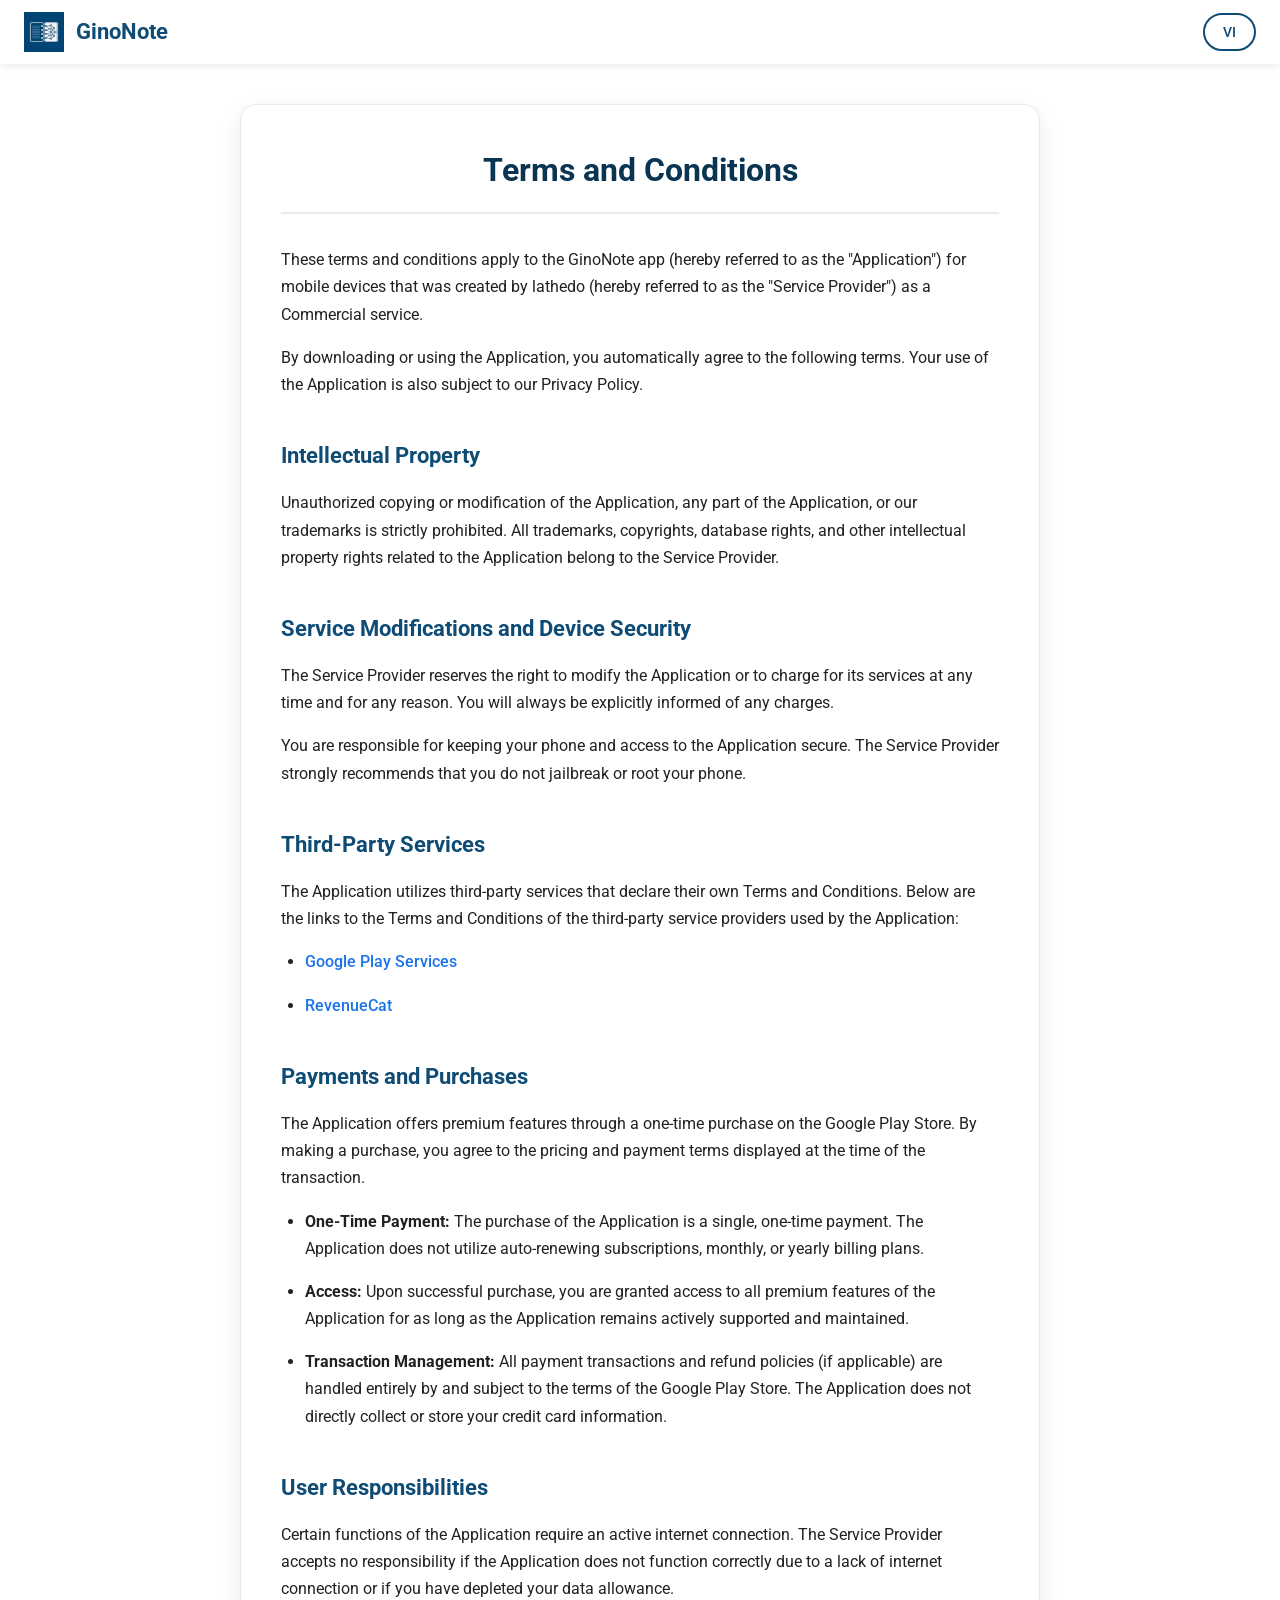
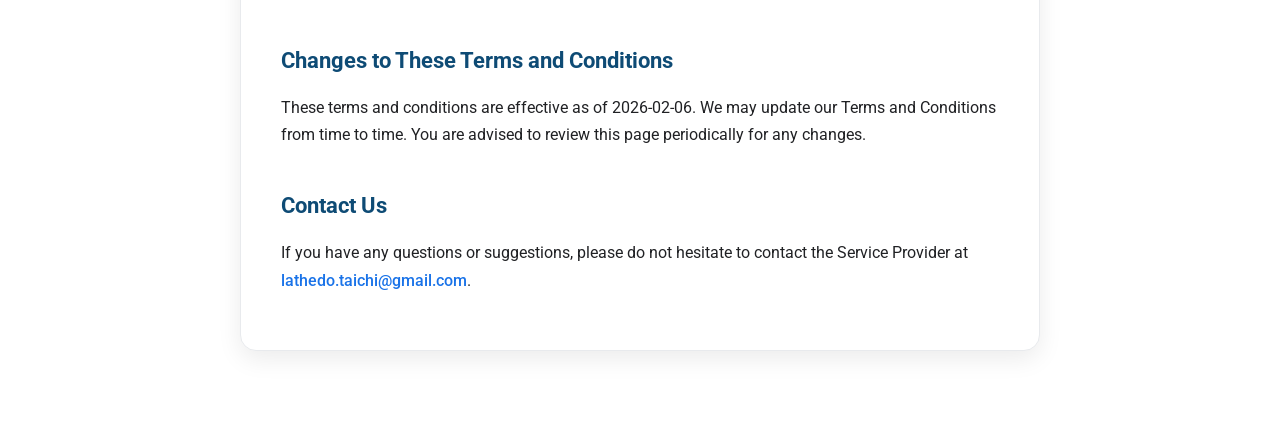
<file: ginonote/terms_en.html>
<!DOCTYPE html>
<html lang="en">
<head>
    <meta charset="UTF-8">
    <meta name="viewport" content="width=device-width, initial-scale=1.0">
    <title>Terms and Conditions - GinoNote</title>
    <link rel="icon" type="image/png" href="logo.png">
    <link href="https://fonts.googleapis.com/css2?family=Roboto:wght@300;400;500;700&display=swap" rel="stylesheet">
    <link href="https://fonts.googleapis.com/icon?family=Material+Icons" rel="stylesheet">
    <link rel="stylesheet" href="style.css">
    <style>
        .section-wrapper { max-width: 800px; margin: 40px auto 80px; padding: 0 20px; }
        .content-card {
            background: var(--card-bg); border: 1px solid var(--border-color);
            border-radius: 16px; box-shadow: 0 8px 24px var(--shadow-color);
            padding: 40px; transition: all 0.3s ease;
        }
        .content-card h1 { color: var(--primary-dark); font-size: 32px; text-align: center; border-bottom: 2px solid var(--border-color); padding-bottom: 16px; margin-top: 0; margin-bottom: 32px; }
        .content-card h2 { font-size: 22px; margin-top: 40px; margin-bottom: 16px; color: var(--primary-color); }
        .content-card p, .content-card li { font-size: 16px; color: var(--text-main); line-height: 1.7; margin-bottom: 16px; }
        .content-card ul { padding-left: 24px; margin-bottom: 24px; }
        .content-card a { color: var(--cta-color); text-decoration: none; font-weight: 500; transition: color 0.2s; }
        .content-card a:hover { color: var(--cta-hover); text-decoration: underline; }
        @media (max-width: 600px) { .content-card { padding: 24px; } .content-card h1 { font-size: 26px; } }
    </style>
</head>
<body>
    <div class="toolbar">
        <a href="index.html" class="toolbar-logo" style="text-decoration: none;">
            <img src="logo.png" alt="GinoNote Logo"> GinoNote
        </a>
        <div class="toolbar-actions">
            <button class="icon-btn" id="themeToggle" onclick="toggleTheme()" aria-label="Toggle Dark Mode" title="Light/Dark Mode">
                <i class="material-icons" id="themeIcon">dark_mode</i>
            </button>
           <a href="terms_vi.html" class="lang-btn" style="text-decoration: none; display: inline-block;">VI</a>
        </div>
    </div>

    <div class="section-wrapper">
        <div class="content-card">
            <h1>Terms and Conditions</h1>
            <p>These terms and conditions apply to the GinoNote app (hereby referred to as the "Application") for mobile devices that was created by lathedo (hereby referred to as the "Service Provider") as a Commercial service.</p>
            <p>By downloading or using the Application, you automatically agree to the following terms. Your use of the Application is also subject to our Privacy Policy.</p>

            <h2>Intellectual Property</h2>
            <p>Unauthorized copying or modification of the Application, any part of the Application, or our trademarks is strictly prohibited. All trademarks, copyrights, database rights, and other intellectual property rights related to the Application belong to the Service Provider.</p>

            <h2>Service Modifications and Device Security</h2>
            <p>The Service Provider reserves the right to modify the Application or to charge for its services at any time and for any reason. You will always be explicitly informed of any charges.</p>
            <p>You are responsible for keeping your phone and access to the Application secure. The Service Provider strongly recommends that you do not jailbreak or root your phone.</p>

            <h2>Third-Party Services</h2>
            <p>The Application utilizes third-party services that declare their own Terms and Conditions. Below are the links to the Terms and Conditions of the third-party service providers used by the Application:</p>
            <ul>
                <li><a href="https://policies.google.com/terms" target="_blank">Google Play Services</a></li>
                <li><a href="https://www.revenuecat.com/terms" target="_blank">RevenueCat</a></li>
            </ul>

            <h2>Payments and Purchases</h2>
            <p>The Application offers premium features through a one-time purchase on the Google Play Store. By making a purchase, you agree to the pricing and payment terms displayed at the time of the transaction.</p>
            <ul>
                <li><strong>One-Time Payment:</strong> The purchase of the Application is a single, one-time payment. The Application does not utilize auto-renewing subscriptions, monthly, or yearly billing plans.</li>
                <li><strong>Access:</strong> Upon successful purchase, you are granted access to all premium features of the Application for as long as the Application remains actively supported and maintained.</li>
                <li><strong>Transaction Management:</strong> All payment transactions and refund policies (if applicable) are handled entirely by and subject to the terms of the Google Play Store. The Application does not directly collect or store your credit card information.</li>
            </ul>

            <h2>User Responsibilities</h2>
            <p>Certain functions of the Application require an active internet connection. The Service Provider accepts no responsibility if the Application does not function correctly due to a lack of internet connection or if you have depleted your data allowance.</p>

            <h2>Changes to These Terms and Conditions</h2>
            <p>These terms and conditions are effective as of 2026-02-06. We may update our Terms and Conditions from time to time. You are advised to review this page periodically for any changes.</p>

            <h2>Contact Us</h2>
            <p>If you have any questions or suggestions, please do not hesitate to contact the Service Provider at <a href="mailto:lathedo.taichi@gmail.com">lathedo.taichi@gmail.com</a>.</p>
        </div>
    </div>

    <script>
        const prefersDarkQuery = window.matchMedia('(prefers-color-scheme: dark)');
        const themeIcon = document.getElementById('themeIcon');
        const htmlEl = document.documentElement;
        function applyTheme(theme) {
            if (theme === 'dark') { htmlEl.setAttribute('data-theme', 'dark'); if(themeIcon) themeIcon.innerText = 'light_mode'; } 
            else { htmlEl.removeAttribute('data-theme'); if(themeIcon) themeIcon.innerText = 'dark_mode'; }
        }
        function initTheme() {
            const savedTheme = localStorage.getItem('gino_theme');
            if (savedTheme) applyTheme(savedTheme); else applyTheme(prefersDarkQuery.matches ? 'dark' : 'light');
        }
        function toggleTheme() {
            const newTheme = htmlEl.getAttribute('data-theme') === 'dark' ? 'light' : 'dark';
            applyTheme(newTheme); localStorage.setItem('gino_theme', newTheme);
        }
        prefersDarkQuery.addEventListener('change', (e) => {
            if (!localStorage.getItem('gino_theme')) applyTheme(e.matches ? 'dark' : 'light');
        });
        document.addEventListener('DOMContentLoaded', initTheme);
    </script>
</body>
</html>
</file>
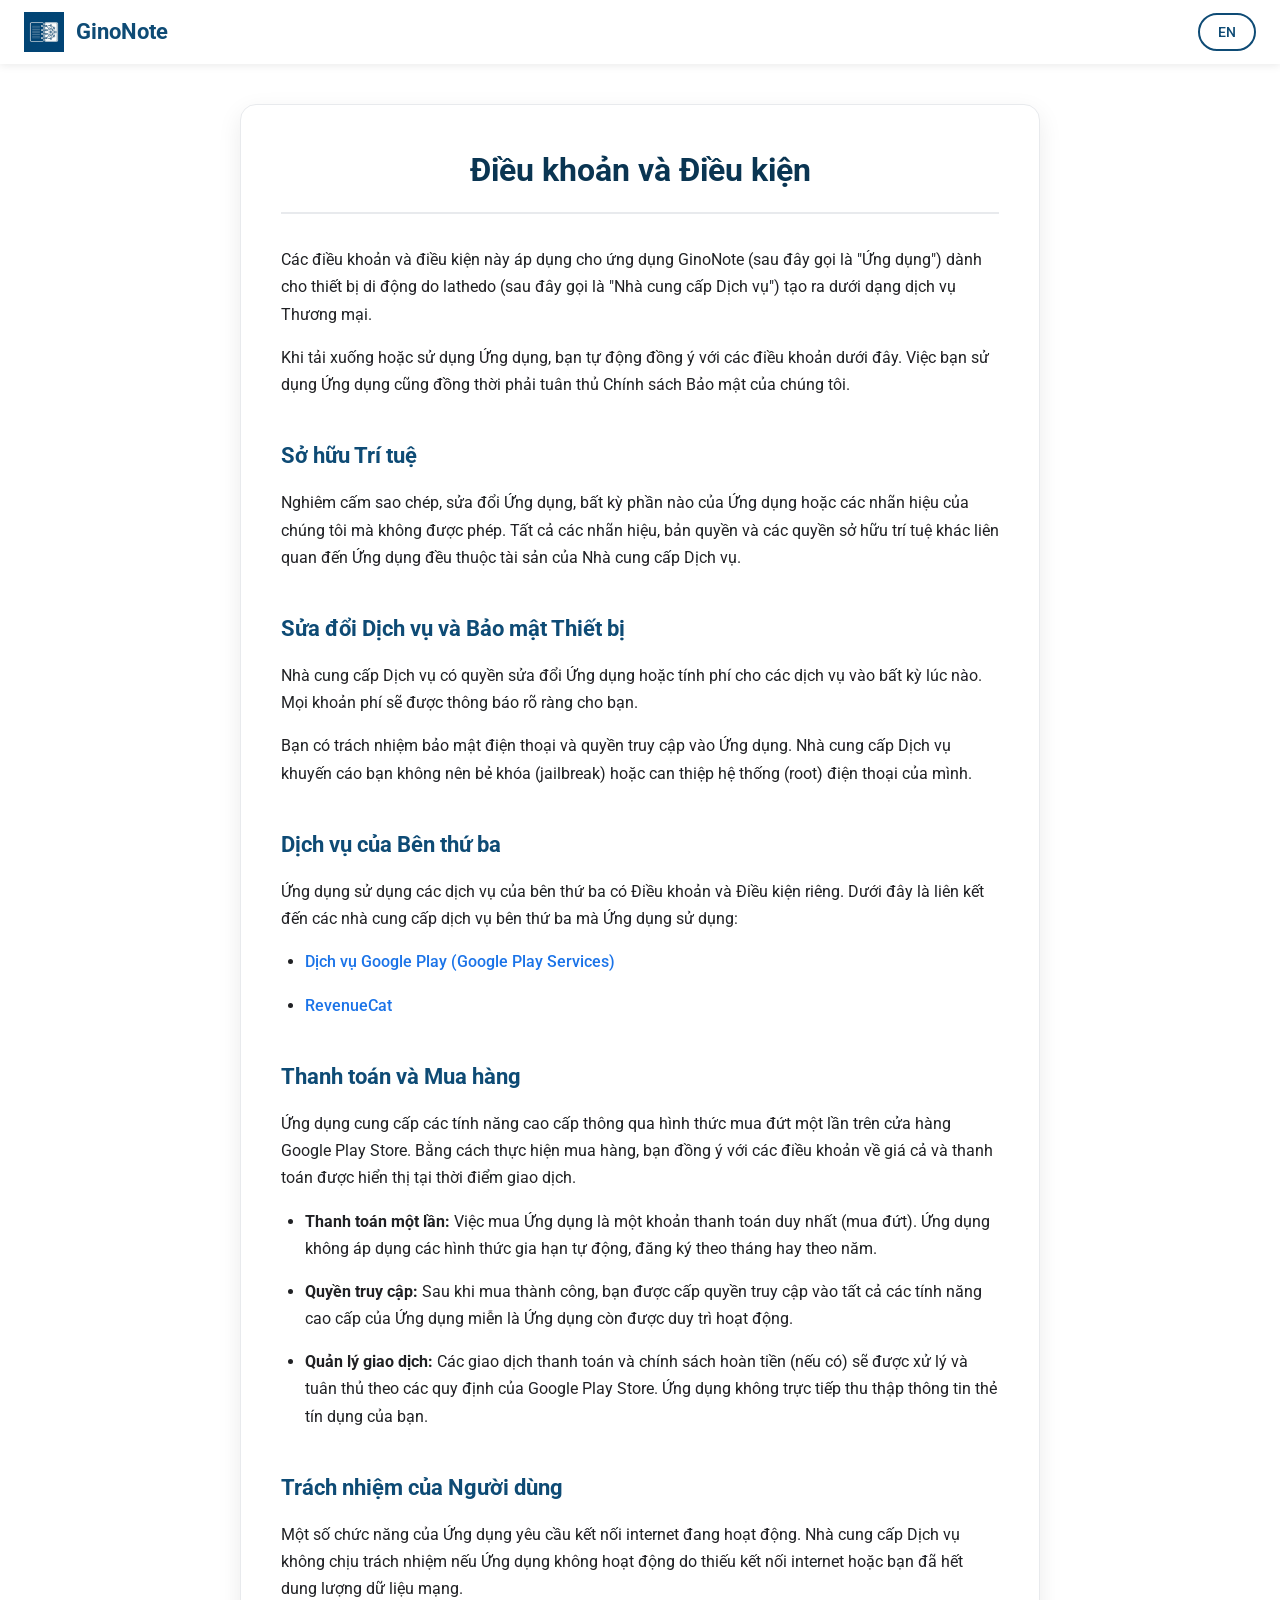
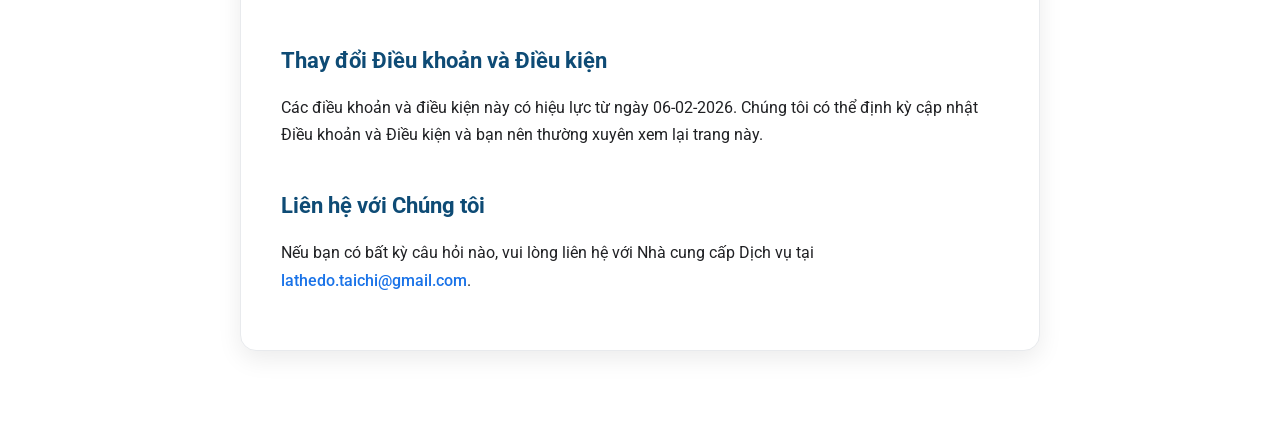
<file: ginonote/terms_vi.html>
<!DOCTYPE html>
<html lang="vi">
<head>
    <meta charset="UTF-8">
    <meta name="viewport" content="width=device-width, initial-scale=1.0">
    <title>Điều khoản và Điều kiện - GinoNote</title>
    <link rel="icon" type="image/png" href="logo.png">
    <link href="https://fonts.googleapis.com/css2?family=Roboto:wght@300;400;500;700&display=swap" rel="stylesheet">
    <link href="https://fonts.googleapis.com/icon?family=Material+Icons" rel="stylesheet">
    <link rel="stylesheet" href="style.css">
    <style>
        .section-wrapper { max-width: 800px; margin: 40px auto 80px; padding: 0 20px; }
        .content-card {
            background: var(--card-bg); border: 1px solid var(--border-color);
            border-radius: 16px; box-shadow: 0 8px 24px var(--shadow-color);
            padding: 40px; transition: all 0.3s ease;
        }
        .content-card h1 { color: var(--primary-dark); font-size: 32px; text-align: center; border-bottom: 2px solid var(--border-color); padding-bottom: 16px; margin-top: 0; margin-bottom: 32px; }
        .content-card h2 { font-size: 22px; margin-top: 40px; margin-bottom: 16px; color: var(--primary-color); }
        .content-card p, .content-card li { font-size: 16px; color: var(--text-main); line-height: 1.7; margin-bottom: 16px; }
        .content-card ul { padding-left: 24px; margin-bottom: 24px; }
        .content-card a { color: var(--cta-color); text-decoration: none; font-weight: 500; transition: color 0.2s; }
        .content-card a:hover { color: var(--cta-hover); text-decoration: underline; }
        @media (max-width: 600px) { .content-card { padding: 24px; } .content-card h1 { font-size: 26px; } }
    </style>
</head>
<body>
    <div class="toolbar">
        <a href="index.html" class="toolbar-logo" style="text-decoration: none;">
            <img src="logo.png" alt="GinoNote Logo"> GinoNote
        </a>
        <div class="toolbar-actions">
            <button class="icon-btn" id="themeToggle" onclick="toggleTheme()" aria-label="Toggle Dark Mode" title="Giao diện Sáng/Tối">
                <i class="material-icons" id="themeIcon">dark_mode</i>
            </button>
            <a href="terms_en.html" class="lang-btn" style="text-decoration: none; display: inline-block;">EN</a>
        </div>
    </div>

    <div class="section-wrapper">
        <div class="content-card">
            <h1>Điều khoản và Điều kiện</h1>
            <p>Các điều khoản và điều kiện này áp dụng cho ứng dụng GinoNote (sau đây gọi là "Ứng dụng") dành cho thiết bị di động do lathedo (sau đây gọi là "Nhà cung cấp Dịch vụ") tạo ra dưới dạng dịch vụ Thương mại.</p>
            <p>Khi tải xuống hoặc sử dụng Ứng dụng, bạn tự động đồng ý với các điều khoản dưới đây. Việc bạn sử dụng Ứng dụng cũng đồng thời phải tuân thủ Chính sách Bảo mật của chúng tôi.</p>

            <h2>Sở hữu Trí tuệ</h2>
            <p>Nghiêm cấm sao chép, sửa đổi Ứng dụng, bất kỳ phần nào của Ứng dụng hoặc các nhãn hiệu của chúng tôi mà không được phép. Tất cả các nhãn hiệu, bản quyền và các quyền sở hữu trí tuệ khác liên quan đến Ứng dụng đều thuộc tài sản của Nhà cung cấp Dịch vụ.</p>

            <h2>Sửa đổi Dịch vụ và Bảo mật Thiết bị</h2>
            <p>Nhà cung cấp Dịch vụ có quyền sửa đổi Ứng dụng hoặc tính phí cho các dịch vụ vào bất kỳ lúc nào. Mọi khoản phí sẽ được thông báo rõ ràng cho bạn.</p>
            <p>Bạn có trách nhiệm bảo mật điện thoại và quyền truy cập vào Ứng dụng. Nhà cung cấp Dịch vụ khuyến cáo bạn không nên bẻ khóa (jailbreak) hoặc can thiệp hệ thống (root) điện thoại của mình.</p>

            <h2>Dịch vụ của Bên thứ ba</h2>
            <p>Ứng dụng sử dụng các dịch vụ của bên thứ ba có Điều khoản và Điều kiện riêng. Dưới đây là liên kết đến các nhà cung cấp dịch vụ bên thứ ba mà Ứng dụng sử dụng:</p>
            <ul>
                <li><a href="https://policies.google.com/terms" target="_blank">Dịch vụ Google Play (Google Play Services)</a></li>
                <li><a href="https://www.revenuecat.com/terms" target="_blank">RevenueCat</a></li>
            </ul>

            <h2>Thanh toán và Mua hàng</h2>
            <p>Ứng dụng cung cấp các tính năng cao cấp thông qua hình thức mua đứt một lần trên cửa hàng Google Play Store. Bằng cách thực hiện mua hàng, bạn đồng ý với các điều khoản về giá cả và thanh toán được hiển thị tại thời điểm giao dịch.</p>
            <ul>
                <li><strong>Thanh toán một lần:</strong> Việc mua Ứng dụng là một khoản thanh toán duy nhất (mua đứt). Ứng dụng không áp dụng các hình thức gia hạn tự động, đăng ký theo tháng hay theo năm.</li>
                <li><strong>Quyền truy cập:</strong> Sau khi mua thành công, bạn được cấp quyền truy cập vào tất cả các tính năng cao cấp của Ứng dụng miễn là Ứng dụng còn được duy trì hoạt động.</li>
                <li><strong>Quản lý giao dịch:</strong> Các giao dịch thanh toán và chính sách hoàn tiền (nếu có) sẽ được xử lý và tuân thủ theo các quy định của Google Play Store. Ứng dụng không trực tiếp thu thập thông tin thẻ tín dụng của bạn.</li>
            </ul>

            <h2>Trách nhiệm của Người dùng</h2>
            <p>Một số chức năng của Ứng dụng yêu cầu kết nối internet đang hoạt động. Nhà cung cấp Dịch vụ không chịu trách nhiệm nếu Ứng dụng không hoạt động do thiếu kết nối internet hoặc bạn đã hết dung lượng dữ liệu mạng.</p>

            <h2>Thay đổi Điều khoản và Điều kiện</h2>
            <p>Các điều khoản và điều kiện này có hiệu lực từ ngày 06-02-2026. Chúng tôi có thể định kỳ cập nhật Điều khoản và Điều kiện và bạn nên thường xuyên xem lại trang này.</p>

            <h2>Liên hệ với Chúng tôi</h2>
            <p>Nếu bạn có bất kỳ câu hỏi nào, vui lòng liên hệ với Nhà cung cấp Dịch vụ tại <a href="mailto:lathedo.taichi@gmail.com">lathedo.taichi@gmail.com</a>.</p>
        </div>
    </div>

    <script>
        const prefersDarkQuery = window.matchMedia('(prefers-color-scheme: dark)');
        const themeIcon = document.getElementById('themeIcon');
        const htmlEl = document.documentElement;
        function applyTheme(theme) {
            if (theme === 'dark') { htmlEl.setAttribute('data-theme', 'dark'); if(themeIcon) themeIcon.innerText = 'light_mode'; } 
            else { htmlEl.removeAttribute('data-theme'); if(themeIcon) themeIcon.innerText = 'dark_mode'; }
        }
        function initTheme() {
            const savedTheme = localStorage.getItem('gino_theme');
            if (savedTheme) applyTheme(savedTheme); else applyTheme(prefersDarkQuery.matches ? 'dark' : 'light');
        }
        function toggleTheme() {
            const newTheme = htmlEl.getAttribute('data-theme') === 'dark' ? 'light' : 'dark';
            applyTheme(newTheme); localStorage.setItem('gino_theme', newTheme);
        }
        prefersDarkQuery.addEventListener('change', (e) => {
            if (!localStorage.getItem('gino_theme')) applyTheme(e.matches ? 'dark' : 'light');
        });
        document.addEventListener('DOMContentLoaded', initTheme);
    </script>
</body>
</html>
</file>
<file: ginonote/style.css>
/* --- Hệ thống Biến số Màu sắc (Chế độ Sáng - Mặc định) --- */
:root {
--primary-color: #0E4B75;
--primary-dark: #0A3552;
--accent-color: #FFB300;
--cta-color: #1A73E8;
--cta-hover: #1557B0;

/* Màu nền & Chữ */
--text-main: #202124;
--text-light: #5F6368;
--bg-white: #FFFFFF;
--section-bg-alt: #F0F4F8;
--toolbar-bg: #FFFFFF;
--card-bg: #FFFFFF;
--border-color: #E8EAED;
--shadow-color: rgba(0,0,0,0.08);
}

body {
font-family: 'Roboto', sans-serif;
margin: 0;
padding: 0;
background-color: var(--bg-white);
color: var(--text-main);
padding-top: 64px;
line-height: 1.6;
}

/* --- Toolbar --- */
.toolbar {
position: fixed;
top: 0;
left: 0;
width: 100%;
height: 64px;
background-color: var(--toolbar-bg);
box-shadow: 0 2px 8px var(--shadow-color);
display: flex;
justify-content: space-between;
align-items: center;
padding: 0 24px;
box-sizing: border-box;
z-index: 1000;
}

.toolbar-logo {
display: flex;
align-items: center;
gap: 12px;
font-weight: 700;
font-size: 22px;
color: var(--primary-color);
}

.toolbar-logo img {
height: 40px;
width: auto;
}

.toolbar-actions {
display: flex;
align-items: center;
gap: 12px;
}

/* Nút Đổi Theme */
.icon-btn {
background: transparent;
border: none;
color: var(--text-light);
cursor: pointer;
padding: 8px;
border-radius: 50%;
display: flex;
align-items: center;
justify-content: center;
transition: all 0.3s;
}

.icon-btn:hover {
background-color: var(--section-bg-alt);
color: var(--primary-color);
}

/* Nút Ngôn ngữ */
.lang-btn {
background-color: transparent;
border: 2px solid var(--primary-color);
color: var(--primary-color);
padding: 6px 18px;
border-radius: 24px;
cursor: pointer;
font-weight: 500;
font-size: 14px;
transition: all 0.3s ease;
}

.lang-btn:hover {
background-color: var(--primary-color);
color: var(--bg-white);
}

/* --- Hero Section --- */
.hero-section {
text-align: center;
padding: 80px 20px 60px;
background-color: var(--bg-white);
}

.hero-content { max-width: 800px; margin: 0 auto; }
.hero-logo { width: 120px; margin-bottom: 8px; }
.hero-slogan {
font-size: 42px;
font-weight: 700;
margin: 0 0 16px 0;
color: var(--primary-dark);
line-height: 1.2;
}
.hero-subtitle {
font-size: 18px;
color: var(--text-light);
margin-bottom: 32px;
line-height: 1.6;
}

/* Nút CTA */
.playstore-btn {
display: inline-flex;
align-items: center;
gap: 12px;
background-color: var(--cta-color);
color: white;
padding: 14px 28px;
border-radius: 28px;
text-decoration: none;
font-weight: 500;
font-size: 16px;
box-shadow: 0 4px 14px rgba(26, 115, 232, 0.4);
transition: all 0.3s cubic-bezier(0.25, 0.8, 0.25, 1);
}

.playstore-btn:hover {
background-color: var(--cta-hover);
box-shadow: 0 6px 20px rgba(26, 115, 232, 0.6);
transform: translateY(-2px);
}

/* --- Sections Bố cục Zig-Zag --- */
.feature-section { padding: 80px 20px; }
.bg-white { background-color: var(--bg-white); }
.bg-alt { background-color: var(--section-bg-alt); }
.container-inner {
max-width: 1040px;
margin: 0 auto;
display: flex;
flex-direction: column;
align-items: center;
gap: 50px;
}

@media (min-width: 800px) {
.container-inner.layout-zigzag {
flex-direction: row;
justify-content: space-between;
align-items: center;
}
.container-inner.reverse { flex-direction: row-reverse; }
.feature-visual { flex: 1; display: flex; justify-content: center; }
.feature-text { flex: 1; padding: 0 20px; }
}

/* --- Thiết bị Mockup (Bọc điện thoại) --- */
.mockup-shape {
background: var(--section-bg-alt);
border-radius: 60px 20px 60px 20px;
padding: 30px;
display: inline-flex;
justify-content: center;
}

.bg-alt .mockup-shape { background: var(--bg-white); }
.device-frame {
border: 10px solid #1a1a1a;
border-radius: 36px;
box-shadow: inset 0 0 0 4px #000, 0 16px 32px var(--shadow-color);
background: #000;
display: inline-block;
position: relative;
line-height: 0;
padding-top: 20px; 
padding-bottom: 4px; 
}

.device-frame::before {
content: '';
position: absolute;
top: 0;
left: 50%;
transform: translateX(-50%);
width: 35%; 
height: 18px; 
background: #1a1a1a;
border-bottom-left-radius: 12px;
border-bottom-right-radius: 12px;
z-index: 10;
}

.device-frame img {
max-height: 520px;
width: auto;
display: block;
border-radius: 16px; 
margin: 0 4px; 
}

.double-mockup .mockup-shape { gap: 16px; padding: 24px; }
.double-mockup .device-frame img { max-height: 380px; }

/* --- Typography Nội dung --- */
.feature-title {
font-size: 32px;
font-weight: 700;
color: var(--primary-dark);
margin-bottom: 16px;
line-height: 1.3;
}

.feature-desc {
font-size: 16px;
color: var(--text-light);
margin-bottom: 24px;
line-height: 1.6;
}

.list-intro { margin-bottom: 16px; color: var(--text-main); }
.mt-4 { margin-top: 24px; }
.feature-list { list-style: none; padding: 0; margin: 0; }
.feature-list li {
display: flex; align-items: flex-start; gap: 12px; margin-bottom: 20px; line-height: 1.5;
}

.accent-icon { color: var(--accent-color); font-size: 24px; margin-top: 2px; }
.text-danger { color: #ff5252; font-size: 16px; margin-top: 6px; }

/* --- Cards Ưu Điểm --- */
.advantages-section { padding: 80px 20px; background-color: var(--bg-white); }
.advantages-grid {
max-width: 1000px; margin: 0 auto; display: grid;
grid-template-columns: repeat(auto-fit, minmax(280px, 1fr)); gap: 30px;
}

.extra__card {
background: var(--card-bg);
padding: 32px 24px;
border: 1px solid var(--border-color);
border-radius: 16px;
box-shadow: 0 4px 6px rgba(0,0,0,0.02);
text-align: center;
transition: all 0.3s ease;
border-top: 4px solid transparent;
}

.extra__card:hover {
transform: translateY(-6px);
box-shadow: 0 12px 24px var(--shadow-color);
border-top: 4px solid var(--accent-color);
}

.extra__icon i { font-size: 48px; color: var(--primary-color); margin-bottom: 16px; }
.extra__title { font-size: 20px; color: var(--primary-dark); margin: 0 0 12px 0; }
.extra__desc { font-size: 15px; color: var(--text-light); }

/* --- Kêu gọi hành động --- */
.cta-section { padding: 0 20px 80px; background-color: var(--bg-white); }
.super__free {
max-width: 900px; margin: 0 auto;
background: linear-gradient(135deg, var(--primary-color), var(--primary-dark));
color: white; padding: 50px 24px; border-radius: 20px; text-align: center;
box-shadow: 0 10px 30px rgba(14, 75, 117, 0.3);
}

.super__free-h3 { font-size: 32px; margin: 0 0 20px 0; }
.super__free-description { font-size: 17px; line-height: 1.6; max-width: 650px; margin: 0 auto; opacity: 0.9; }

/* --- Video Iframe --- */
.video-container {
position: relative; padding-bottom: 56.25%; height: 0; overflow: hidden;
width: 100%; max-width: 800px; margin: 30px auto 0;
border-radius: 16px; box-shadow: 0 8px 24px var(--shadow-color);
}

.video-container iframe { position: absolute; top: 0; left: 0; width: 100%; height: 100%; border: none; }

/* --- Footer --- */
.footer {
text-align: center; padding: 30px 20px;
border-top: 1px solid var(--border-color); font-size: 14px;
color: var(--text-light); background-color: var(--bg-white);
}

.footer a { color: var(--primary-color); text-decoration: none; margin: 0 10px; font-weight: 500; transition: color 0.2s; }
.footer a:hover { color: var(--accent-color); }

/* --- THIẾT KẾ KHU VỰC CHIP FILE MẪU CHUYÊN NGHIỆP --- */
.gino-grid {
  display: grid;
  grid-template-columns: repeat(auto-fit, minmax(310px, 1fr));
  gap: 16px;
  width: 100%;
}

.gino-chip {
  display: flex;
  align-items: center;
  background-color: #F8FAFC; /* Màu nền xám nhẹ thanh lịch */
  border: 1px solid #E2E8F0;
  border-radius: 16px;
  padding: 12px 16px;
  gap: 14px;
  transition: all 0.25s ease;
}

.gino-chip:hover {
  background-color: var(--bg-white);
  border-color: var(--primary-color);
  box-shadow: 0 6px 16px rgba(14, 75, 117, 0.08);
  transform: translateY(-2px);
}

.gino-chip-icon {
  width: 44px;
  height: 44px;
  background-color: rgba(26, 115, 232, 0.08);
  color: var(--cta-color);
  border-radius: 50%;
  display: flex;
  align-items: center;
  justify-content: center;
  flex-shrink: 0;
}

.gino-chip-icon i {
  font-size: 22px;
}

.gino-chip-content {
  flex: 1;
  text-align: left;
  min-width: 0; /* Ngăn lỗi tràn text */
}

.gino-chip-content h3 {
  font-size: 15px;
  font-weight: 700;
  color: var(--primary-dark);
  margin: 0 0 3px 0;
}

.gino-chip-content p {
  font-size: 12px;
  color: var(--text-light);
  margin: 0;
  line-height: 1.4;
}

.gino-chip-btn {
  width: 36px;
  height: 36px;
  border-radius: 50%;
  background-color: var(--bg-white);
  border: 1px solid var(--border-color);
  display: flex;
  align-items: center;
  justify-content: center;
  color: var(--text-light);
  text-decoration: none;
  transition: all 0.2s ease;
  flex-shrink: 0;
}

.gino-chip:hover .gino-chip-btn {
  border-color: var(--cta-color);
  color: var(--cta-color);
}

.gino-chip-btn:hover {
  background-color: var(--cta-color) !important;
  color: white !important;
  border-color: var(--cta-color) !important;
}
</file>
